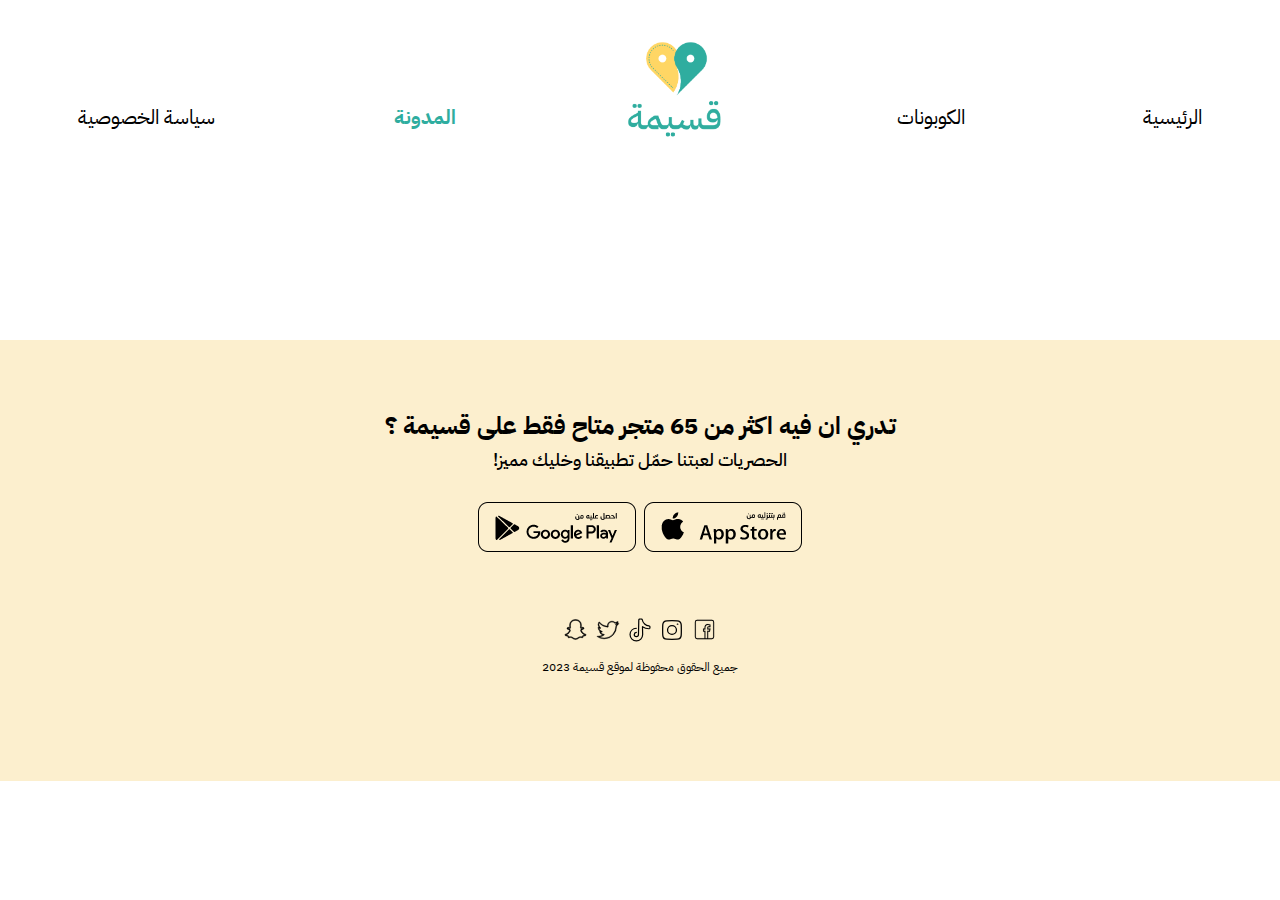
<file: blog.html>
<!DOCTYPE html>
<html lang="ar">

<head>
    <meta charset="UTF-8">
    <meta http-equiv="X-UA-Compatible" content="IE=edge">
    <meta name="viewport" content="width=device-width, initial-scale=1.0">
    <meta name="verify-admitad" content="90c5b6e7f4" />

    <title>المدونة</title>

    <meta name="description" content="المدونة" />

    <meta name="robots" content="follow, index, max-snippet:-1, max-video-preview:-1, max-image-preview:large" />

    <meta property="og:locale" content="ar_AR" />
    <meta property="og:type" content="article" />
    <meta property="og:title" content="المدونة" />
    <meta property="og:description" content="المدونة" />

    <meta property="og:url" content="/blog" />

    <meta property="og:site_name" content="قسيمة" />

    <meta property="article:section" content="القسم" />

    <meta property="og:image" content="./images/logo.png" />

    <meta property="og:image:width" content="1119" />
    <meta property="og:image:height" content="502" />
    <meta property="og:image:alt" content="المدونة" />

    <meta property="og:image:type" content="image/png" />


    <meta name="twitter:card" content="summary_large_image" />
    <meta name="twitter:image" content="./images/logo.png" />
    <meta name="twitter:title" content="المدونة" />
    <meta name="twitter:description" content="المدونة" />
    <meta name="twitter:site" content="@Qasimah_" />
    <meta name="twitter:creator" content="@Qasimah_" />

    <meta name="twitter:label1" content="Written by" />
    <meta name="twitter:data1" content="قسيمة " />

    <link rel="icon" href="./images/logo.png" type="image/x-icon" />

    <link rel="shortcut icon" href="./images/logo.png" />
    <!-- استدعاء Bootstrap CSS من CDN -->
    <link rel="stylesheet" href="https://stackpath.bootstrapcdn.com/bootstrap/4.5.2/css/bootstrap.min.css">
    <link rel="stylesheet" href="https://cdnjs.cloudflare.com/ajax/libs/animate.css/4.1.1/animate.min.css">
    <link href="https://unpkg.com/aos@2.3.1/dist/aos.css" rel="stylesheet">
    <link rel="stylesheet" href="./css/all.min.css">
    <!-- استدعاء ملف CSS الخاص بك -->
    <link rel="stylesheet" href="./css/blog_style.css">
</head>

<body>
    <div class="section_one">
        <div class="mobile-header ">
            <div class="container text-center">
                <div class="row justify-content-between">
                    <div class="logo  ">
                        <img class="mobile-logo " src="./images/logo.png" alt="logo">
                    </div>
                    <div class=" ">
                        <div id="mySidenav" class="sidenav ">
                            <div class="container  ">
                                <div class="row align-items-center  d-flex justify-content-between">
                                    <div class="col ">
                                        <div class="logo  ">
                                            <img class="mobile-logo " src="./images/logo.png" alt="logo">
                                        </div>
                                    </div>
                                    <div class="col update-col align-items-end">
                                        <a href="javascript:void(0)" class="closebtn" onclick="closeNav()">
                                            <img src="./images/Menu.png" alt="">
                                        </a>
                                    </div>
                                </div>
                            </div>
                            <ul class=" text-center ">
                                <li class="nav-item-mobile mt-5 mycustom text-center">
                                    <a class="nav-link" href="./index.html">الرئيسية</a>
                                </li>
                                <li class="nav-item-mobile  mt-5 text-center">
                                    <a class="nav-link" href="./copon.html">الكوبونات</a>
                                </li>
                                <li class="nav-item-mobile  mt-5 text-center">
                                    <a class="nav-link" href="./blog.html">المدونة</a>
                                </li>
                                <li class="nav-item-mobile  mt-5 text-center">
                                    <a class="nav-link" href="./privacy.html"> سياسة الخصوصية</a>
                                </li>
                            </ul>
                            <h6 class="mt-5">الحصريات لعبتنا حمّل تطبيقنا وخليك مميز !</h6>
                            <div class="container justify-content-end  mt-3 ">
                                <div class="row  anotdark ">
                                    <a class="ml-1" href="http://Onelink.to/qasimahapp">
                                        <img class="img-fluid section-two-img-one" src="./images/app-store.png" alt="">
                                        <img class="img-fluid section-two-img-two" src="./images/app-store-mobile.svg"
                                            alt="">
                                    </a>
                                    <a class="mr-1" href="http://Onelink.to/qasimahapp">
                                        <img class="img-fluid section-two-img-one" src="./images/google-play.png"
                                            alt="">
                                        <img class="img-fluid  section-two-img-two"
                                            src="./images/google-play-mobile.svg" alt="">
                                    </a>
                                </div>
                            </div>
                            <div class="container mt-3">
                                <ul class="d-flex text-center  align-items-center justify-content-center">
                                    <li class=" text-center">
                                        <a class="m-2" href="#">
                                            <img src="./images/fb.svg" alt="">
                                        </a>
                                    </li>
                                    <li class="   text-center">
                                        <a class="m-2"
                                            href="https://www.instagram.com/qasimahapp/?igshid=YmMyMTA2M2Y%3D">
                                            <img src="./images/insta.svg" alt="">
                                        </a>
                                    </li>
                                    <li class=" text-center">
                                        <a class="m-2" href="https://www.tiktok.com/@qasimahapp">
                                            <img src="./images/tiktok.svg" alt="">
                                        </a>
                                    </li>
                                    <li class=" text-center">
                                        <a class="m-2" href="https://x.com/Qasimah_">
                                            <img src="./images/twitter.svg" alt="">
                                        </a>
                                    </li>
                                    <li class="  text-center">
                                        <a class="m-2"
                                            href="https://www.snapchat.com/add/qasimahapp?share_id=xgG0GoeDQgOxT8erv%2FAFBg&locale=en_SA%40calendar%3Dgregorian&sid=88517f76c8344236ad66dda0daeec135">
                                            <img src="./images/snapchat.svg" alt="">
                                        </a>
                                    </li>
                                </ul>
                            </div>
                        </div>
                        <div id="main">
                            <span style="font-size:30px;cursor:pointer" onclick="openNav()">&#9776;</span>
                        </div>
                    </div>
                </div>
            </div>
        </div>
        <header class="header">
            <nav class="container navbar navbar-expand-lg  sticky">
                <a class="navbar-brand " href="#">
                    <img src="./images/logo.png" alt="Logo" class="logo">
                </a>
                <button class="navbar-toggler ml-2" type="button" data-toggle="collapse" data-target="#navbarNav"
                    aria-controls="navbarNav" aria-expanded="false" aria-label="Toggle navigation">
                    <span>
                        <i class="fa-solid fa-bars"></i>
                    </span>
                </button>
                <div class="collapse navbar-collapse" id="navbarNav">
                    <ul class="navbar-nav  ">
                        <li class="nav-item ">
                            <a class="nav-link" href="./index.html">الرئيسية</a>
                        </li>
                        <li class="nav-item">
                            <a class="nav-link" href="./copon.html">الكوبونات</a>
                        </li>
                        <li>
                            <a class="" href="./index.html">
                                <img src="./images/logo.png" alt="Logo" class="logo navbar-brand2">
                            </a>
                        </li>
                        <li class="nav-item custom">
                            <a class="nav-link" href="./blog.html">المدونة</a>
                        </li>
                        <li class="nav-item">
                            <a class="nav-link" href="./privacy.html"> سياسة الخصوصية</a>
                        </li>
                    </ul>
                </div>
            </nav>
        </header>
    </div>

    <div class="blog ">
        <div class="container ">
            <div class="row align-items-center " id="category-container">
            </div>
        </div>
    </div>

    <div class="blog ">
        <div class="container ">
            <div class="row align-items-center ">

            </div>
        </div>
    </div>
    <footer class="text-center">
        <div class="container">
            <h4>تدري ان فيه اكثر من 65 متجر متاح فقط على قسيمة ؟</h4>
            <h6>الحصريات لعبتنا حمّل تطبيقنا وخليك مميز!</h6>
            <div class="row justify-content-center">
                <a class="ml-1" href="">
                    <img class="img-fluid section-two-img-one" src="./images/app-store.png" alt="">
                    <img class="img-fluid section-two-img-two" src="./images/app-store-mobile.svg" alt="">
                </a>
                <a class="mr-1" href="">
                    <img class="img-fluid section-two-img-one" src="./images/google-play.png" alt="">
                    <img class="img-fluid  section-two-img-two" src="./images/google-play-mobile.svg" alt="">
                </a>
            </div>
            <ul class="d-flex text-center  align-items-center justify-content-center">
                <li class=" text-center">
                    <a class="m-1" href="#">
                        <img src="./images/fb.svg" alt="">
                    </a>
                </li>
                <li class="   text-center">
                    <a class="m-1" href="https://www.instagram.com/qasimahapp/?igshid=YmMyMTA2M2Y%3D">
                        <img src="./images/insta.svg" alt="">
                    </a>
                </li>
                <li class=" text-center">
                    <a class="m-1" href="https://www.tiktok.com/@qasimahapp">
                        <img src="./images/tiktok.svg" alt="">
                    </a>
                </li>
                <li class=" text-center">
                    <a class="m-1" href="https://x.com/Qasimah_">
                        <img src="./images/twitter.svg" alt="">
                    </a>
                </li>
                <li class="  text-center">
                    <a class="m-1"
                        href="https://www.snapchat.com/add/qasimahapp?share_id=xgG0GoeDQgOxT8erv%2FAFBg&locale=en_SA%40calendar%3Dgregorian&sid=88517f76c8344236ad66dda0daeec135">
                        <img src="./images/snapchat.svg" alt="">
                    </a>
                </li>
            </ul>
            <p>جميع الحقوق محفوظة لموقع قسيمة 2023</p>
        </div>
    </footer>
    <!-- استدعاء jQuery من CDN-->
    <script src="https://code.jquery.com/jquery-3.5.1.min.js"></script>
    <!-- استدعاء Popper.js من CDN -->
    <script src="https://cdn.jsdelivr.net/npm/@popperjs/core@2.5.3/dist/umd/popper.min.js"></script>
    <!-- استدعاء Bootstrap JS من CDN -->
    <script src="https://stackpath.bootstrapcdn.com/bootstrap/4.5.2/js/bootstrap.min.js"></script>
    <script src="https://unpkg.com/aos@2.3.1/dist/aos.js"></script>
    <script src="./js/blog.js"></script>
</body>

</html>
</file>
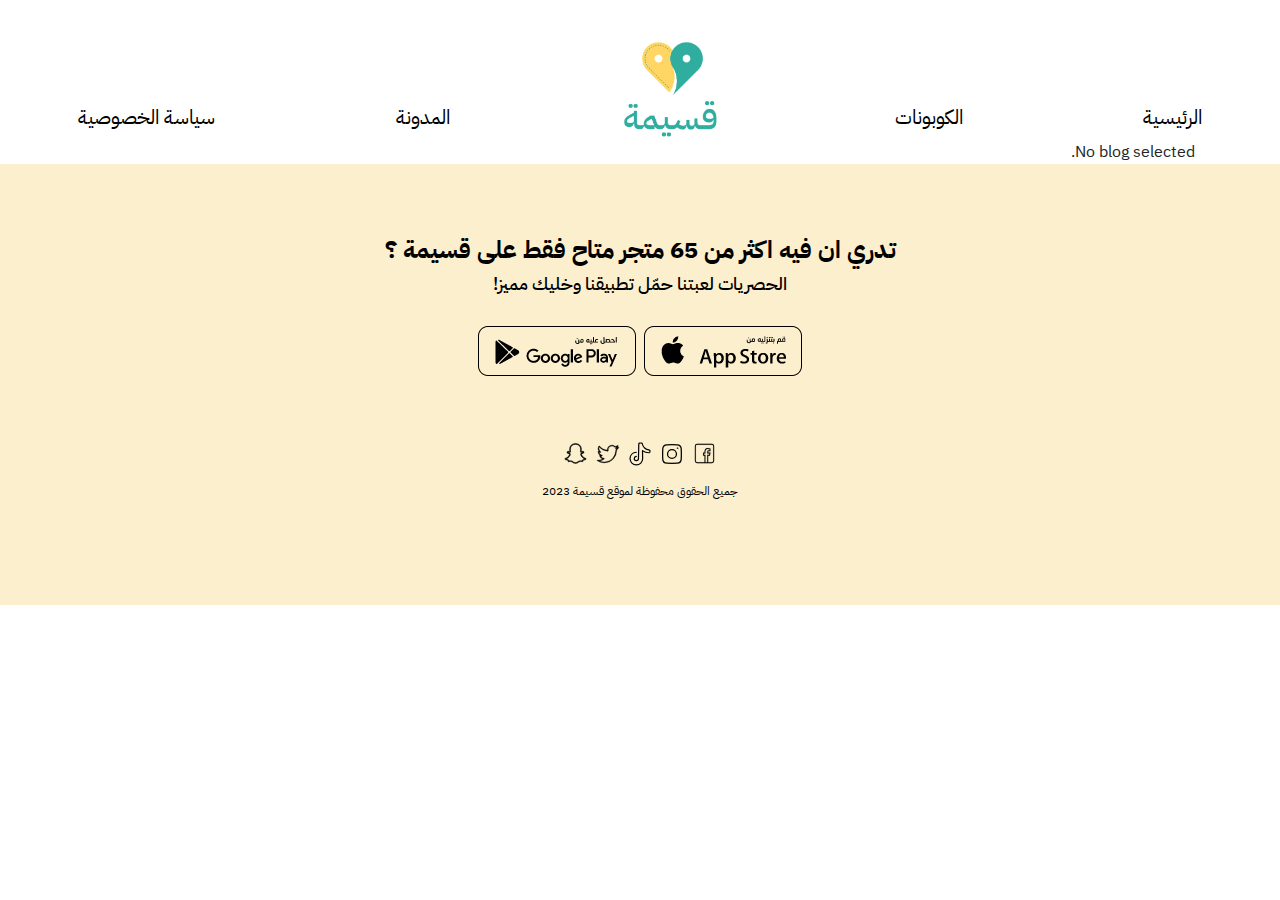
<file: blog_details.html>
<!DOCTYPE html>
<html lang="ar">

<head>
    <meta charset="UTF-8">
    <meta http-equiv="X-UA-Compatible" content="IE=edge">
    <meta name="viewport" content="width=device-width, initial-scale=1.0">
    <meta name="verify-admitad" content="90c5b6e7f4" />

    <title>أفضل موقع كوبونات: عروض وخصومات فعالة!</title>

    <meta name="description"
        content="يُمكنك الآن الاستفادة من العروض والخصومات الفعالة التي نوفرها لك في قسيمة الذي يُعد أفضل موقع كوبونات في المملكة العربية السعودية، تابع المقال للتفاصيل!" />

    <meta name="robots" content="follow, index, max-snippet:-1, max-video-preview:-1, max-image-preview:large" />

    <meta property="og:locale" content="ar_AR" />
    <meta property="og:type" content="article" />
    <meta property="og:title" content="أفضل موقع كوبونات: عروض وخصومات فعالة!" />
    <meta property="og:description"
        content="يُمكنك الآن الاستفادة من العروض والخصومات الفعالة التي نوفرها لك في قسيمة الذي يُعد أفضل موقع كوبونات في المملكة العربية السعودية، تابع المقال للتفاصيل!" />

    <meta property="og:url" content="/blog/10" />

    <meta property="og:site_name" content="قسيمة" />

    <meta property="article:section" content="القسم" />

    <meta property="og:image" content="./images/logo.png" />

    <meta property="og:image:width" content="1119" />
    <meta property="og:image:height" content="502" />
    <meta property="og:image:alt" content="أفضل موقع كوبونات: عروض وخصومات فعالة!" />

    <meta property="og:image:type" content="image/png" />


    <meta name="twitter:card" content="summary_large_image" />
    <meta name="twitter:image" content="./images/logo.png" />
    <meta name="twitter:title" content="أفضل موقع كوبونات: عروض وخصومات فعالة!" />
    <meta name="twitter:description"
        content="يُمكنك الآن الاستفادة من العروض والخصومات الفعالة التي نوفرها لك في قسيمة الذي يُعد أفضل موقع كوبونات في المملكة العربية السعودية، تابع المقال للتفاصيل!" />
    <meta name="twitter:site" content="@Qasimah_" />
    <meta name="twitter:creator" content="@Qasimah_" />

    <meta name="twitter:label1" content="Written by" />
    <meta name="twitter:data1" content="قسيمة " />

    <link rel="icon" href="./images/logo.png" type="image/x-icon" />

    <link rel="shortcut icon" href="./images/logo.png" />
    <!-- استدعاء Bootstrap CSS من CDN -->
    <link rel="stylesheet" href="https://stackpath.bootstrapcdn.com/bootstrap/4.5.2/css/bootstrap.min.css">
    <link rel="stylesheet" href="https://cdnjs.cloudflare.com/ajax/libs/OwlCarousel2/2.3.4/assets/owl.carousel.min.css">
    <link rel="stylesheet"
        href="https://cdnjs.cloudflare.com/ajax/libs/OwlCarousel2/2.3.4/assets/owl.theme.default.min.css">
    <link rel="stylesheet" href="https://stackpath.bootstrapcdn.com/bootstrap/4.5.2/css/bootstrap.min.css">
    <link rel="stylesheet" href="https://cdnjs.cloudflare.com/ajax/libs/animate.css/4.1.1/animate.min.css">
    <link href="https://unpkg.com/aos@2.3.1/dist/aos.css" rel="stylesheet">
    <link rel="stylesheet" href="./css/all.min.css">
    <!-- استدعاء ملف CSS الخاص بك -->
    <link rel="stylesheet" href="./css/copon_style.css">
</head>

<body>
    <div class="section_one">
        <div class="mobile-header ">
            <div class="container text-center">
                <div class="row justify-content-between">
                    <div class="logo  ">
                        <img class="mobile-logo " src="./images/logo.png" alt="logo">
                    </div>
                    <div class=" ">
                        <div id="mySidenav" class="sidenav ">
                            <div class="container  ">
                                <div class="row align-items-center  d-flex justify-content-between">
                                    <div class="col ">
                                        <div class="logo  ">
                                            <img class="mobile-logo " src="./images/logo.png" alt="logo">
                                        </div>
                                    </div>
                                    <div class="col update-col align-items-end">
                                        <a href="javascript:void(0)" class="closebtn" onclick="closeNav()">
                                            <img src="./images/Menu.png" alt="">
                                        </a>
                                    </div>
                                </div>
                            </div>
                            <ul class=" text-center ">
                                <li class="nav-item-mobile mt-5 mycustom text-center">
                                    <a class="nav-link" href="./index.html">الرئيسية</a>
                                </li>
                                <li class="nav-item-mobile  mt-5 text-center">
                                    <a class="nav-link" href="./copon.html">الكوبونات</a>
                                </li>
                                <li class="nav-item-mobile  mt-5 text-center">
                                    <a class="nav-link" href="./blog.html">المدونة</a>
                                </li>
                                <li class="nav-item-mobile  mt-5 text-center">
                                    <a class="nav-link" href="./privacy.html"> سياسة الخصوصية</a>
                                </li>
                            </ul>
                            <h6 class="mt-5">الحصريات لعبتنا حمّل تطبيقنا وخليك مميز !</h6>
                            <div class="container justify-content-end  mt-3 ">
                                <div class="row  anotdark ">
                                    <a class="ml-1" href="http://Onelink.to/qasimahapp">
                                        <img class="img-fluid section-two-img-one" src="./images/app-store.png" alt="">
                                        <img class="img-fluid section-two-img-two" src="./images/app-store-mobile.svg"
                                            alt="">
                                    </a>
                                    <a class="mr-1" href="http://Onelink.to/qasimahapp">
                                        <img class="img-fluid section-two-img-one" src="./images/google-play.png"
                                            alt="">
                                        <img class="img-fluid  section-two-img-two"
                                            src="./images/google-play-mobile.svg" alt="">
                                    </a>
                                </div>
                            </div>
                            <div class="container mt-3">
                                <ul class="d-flex text-center  align-items-center justify-content-center">
                                    <li class=" text-center">
                                        <a class="m-2" href="#">
                                            <img src="./images/fb.svg" alt="">
                                        </a>
                                    </li>
                                    <li class="   text-center">
                                        <a class="m-2"
                                            href="https://www.instagram.com/qasimahapp/?igshid=YmMyMTA2M2Y%3D">
                                            <img src="./images/insta.svg" alt="">
                                        </a>
                                    </li>
                                    <li class=" text-center">
                                        <a class="m-2" href="https://www.tiktok.com/@qasimahapp">
                                            <img src="./images/tiktok.svg" alt="">
                                        </a>
                                    </li>
                                    <li class=" text-center">
                                        <a class="m-2" href="https://x.com/Qasimah_">
                                            <img src="./images/twitter.svg" alt="">
                                        </a>
                                    </li>
                                    <li class="  text-center">
                                        <a class="m-2"
                                            href="https://www.snapchat.com/add/qasimahapp?share_id=xgG0GoeDQgOxT8erv%2FAFBg&locale=en_SA%40calendar%3Dgregorian&sid=88517f76c8344236ad66dda0daeec135">
                                            <img src="./images/snapchat.svg" alt="">
                                        </a>
                                    </li>
                                </ul>
                            </div>
                        </div>
                        <div id="main">
                            <span style="font-size:30px;cursor:pointer" onclick="openNav()">&#9776;</span>
                        </div>
                    </div>
                </div>
            </div>
        </div>
        <header class="header">
            <nav class="container navbar navbar-expand-lg  sticky">
                <a class="navbar-brand " href="#">
                    <img src="./images/logo.png" alt="Logo" class="logo">
                </a>
                <button class="navbar-toggler ml-2" type="button" data-toggle="collapse" data-target="#navbarNav"
                    aria-controls="navbarNav" aria-expanded="false" aria-label="Toggle navigation">
                    <span>
                        <i class="fa-solid fa-bars"></i>
                    </span>
                </button>
                <div class="collapse navbar-collapse" id="navbarNav">
                    <ul class="navbar-nav  ">
                        <li class="nav-item ">
                            <a class="nav-link" href="./index.html">الرئيسية</a>
                        </li>
                        <li class="nav-item">
                            <a class="nav-link" href="./copon.html">الكوبونات</a>
                        </li>
                        <li>
                            <a class="" href="./index.html">
                                <img src="./images/logo.png" alt="Logo" class="logo navbar-brand2">
                            </a>
                        </li>
                        <li class="nav-item">
                            <a class="nav-link" href="./blog.html">المدونة</a>
                        </li>
                        <li class="nav-item">
                            <a class="nav-link" href="./privacy.html"> سياسة الخصوصية</a>
                        </li>
                    </ul>
                </div>
            </nav>
        </header>
    </div>
    <div class="container">
        <div id="blog-details">
            <!-- سيتم عرض تفاصيل المدونة هنا -->
        </div>
    </div>


    <footer class="text-center">
        <div class="container">
            <h4>تدري ان فيه اكثر من 65 متجر متاح فقط على قسيمة ؟</h4>
            <h6>الحصريات لعبتنا حمّل تطبيقنا وخليك مميز!</h6>
            <div class="row justify-content-center">
                <a class="ml-1" href="">
                    <img class="img-fluid section-two-img-one" src="./images/app-store.png" alt="">
                    <img class="img-fluid section-two-img-two" src="./images/app-store-mobile.svg" alt="">
                </a>
                <a class="mr-1" href="">
                    <img class="img-fluid section-two-img-one" src="./images/google-play.png" alt="">
                    <img class="img-fluid  section-two-img-two" src="./images/google-play-mobile.svg" alt="">
                </a>
            </div>
            <ul class="d-flex text-center  align-items-center justify-content-center">
                <li class=" text-center">
                    <a class="m-1" href="#">
                        <img src="./images/fb.svg" alt="">
                    </a>
                </li>
                <li class="   text-center">
                    <a class="m-1" href="https://www.instagram.com/qasimahapp/?igshid=YmMyMTA2M2Y%3D">
                        <img src="./images/insta.svg" alt="">
                    </a>
                </li>
                <li class=" text-center">
                    <a class="m-1" href="https://www.tiktok.com/@qasimahapp">
                        <img src="./images/tiktok.svg" alt="">
                    </a>
                </li>
                <li class=" text-center">
                    <a class="m-1" href="https://x.com/Qasimah_">
                        <img src="./images/twitter.svg" alt="">
                    </a>
                </li>
                <li class="  text-center">
                    <a class="m-1"
                        href="https://www.snapchat.com/add/qasimahapp?share_id=xgG0GoeDQgOxT8erv%2FAFBg&locale=en_SA%40calendar%3Dgregorian&sid=88517f76c8344236ad66dda0daeec135">
                        <img src="./images/snapchat.svg" alt="">
                    </a>
                </li>
            </ul>
            <p>جميع الحقوق محفوظة لموقع قسيمة 2023</p>
        </div>
    </footer>
    <!-- استدعاء jQuery من CDN-->
    <script src="https://code.jquery.com/jquery-3.5.1.min.js"></script>
    <!-- استدعاء Popper.js من CDN -->
    <script src="https://cdn.jsdelivr.net/npm/@popperjs/core@2.5.3/dist/umd/popper.min.js"></script>
    <!-- استدعاء Bootstrap JS من CDN -->
    <script src="https://stackpath.bootstrapcdn.com/bootstrap/4.5.2/js/bootstrap.min.js"></script>
    <script src="https://unpkg.com/aos@2.3.1/dist/aos.js"></script>
    <script src="./js/main.js"></script>
    <script>

        // استرجاع الـ id من localStorage
        const blogId = localStorage.getItem('selectedBlogId');

        // async function fetchBlogDetails(id) {
        //     try {
        //         const response = await fetch(`https://qasimahapp.com/api/blog/${id}`);
        //         if (!response.ok) {
        //             throw new Error("Network response was not ok " + response.statusText);
        //         }
        //         // قراءة النص بدلاً من JSON مباشرة
        //         const text = await response.text();

        //         // محاولة تحويل النص إلى JSON
        //         try {
        //             const data = JSON.parse(text);
        //             if (data && data.data) {
        //                 displayBlogDetails(data.data);
        //             } else {
        //                 console.error("No data found in response");
        //             }
        //         } catch (jsonError) {
        //             // إذا فشل التحويل إلى JSON، اعرض النص كما هو
        //             document.getElementById('blog-details').innerText = "Received non-JSON response.";
        //             console.error("Error parsing JSON:", jsonError);
        //         }
        //     } catch (error) {
        //         console.error("Error fetching blog details:", error);
        //         document.getElementById('blog-details').innerText = "Error loading blog details.";
        //     }
        // }
        async function fetchBlogDetails(id) {
            try {
                // إنشاء URL مع المعلمة all_langs في params
                const url = new URL(`https://qasimahapp.com/api/blog/${id}`);
                url.searchParams.append("all_langs", "ar"); // إضافة المعلمة all_langs بالقيمة ar

                const response = await fetch(url, {
                    headers: {
                        "Accept-Language": "ar", // هنا يمكنك تحديد اللغة
                    },
                });

                if (!response.ok) {
                    throw new Error("Network response was not ok " + response.statusText);
                }

                // قراءة النص بدلاً من JSON مباشرة
                const text = await response.text();

                // محاولة تحويل النص إلى JSON
                try {
                    const data = JSON.parse(text);
                    if (data && data.data) {
                        displayBlogDetails(data.data);
                    } else {
                        console.error("No data found in response");
                    }
                } catch (jsonError) {
                    // إذا فشل التحويل إلى JSON، اعرض النص كما هو
                    document.getElementById('blog-details').innerText = "Received non-JSON response.";
                    console.error("Error parsing JSON:", jsonError);
                }
            } catch (error) {
                console.error("Error fetching blog details:", error);
                document.getElementById('blog-details').innerText = "Error loading blog details.";
            }
        }

        function displayBlogDetails(blog) {
            const blogDetailsElement = document.getElementById("blog-details");
            if (blogDetailsElement) {
                blogDetailsElement.innerHTML = `
                    <h5 class="m-5 text-center">${blog.title_ar}</h5>
                    <img src="${blog.image}" class="img-fluid" alt="${blog.title}" />
                    <p>${blog.notes_ar}</p>
                `;
            } else {
                console.error('Element with id "blog-details" not found');
            }
        }

        // تأكد من وجود id قبل محاولة جلب البيانات
        if (blogId) {
            fetchBlogDetails(blogId);
        } else {
            console.error('No blog ID found in storage');
            document.getElementById('blog-details').innerText = "No blog selected.";
        }
    </script>
</body>

</html>
</file>
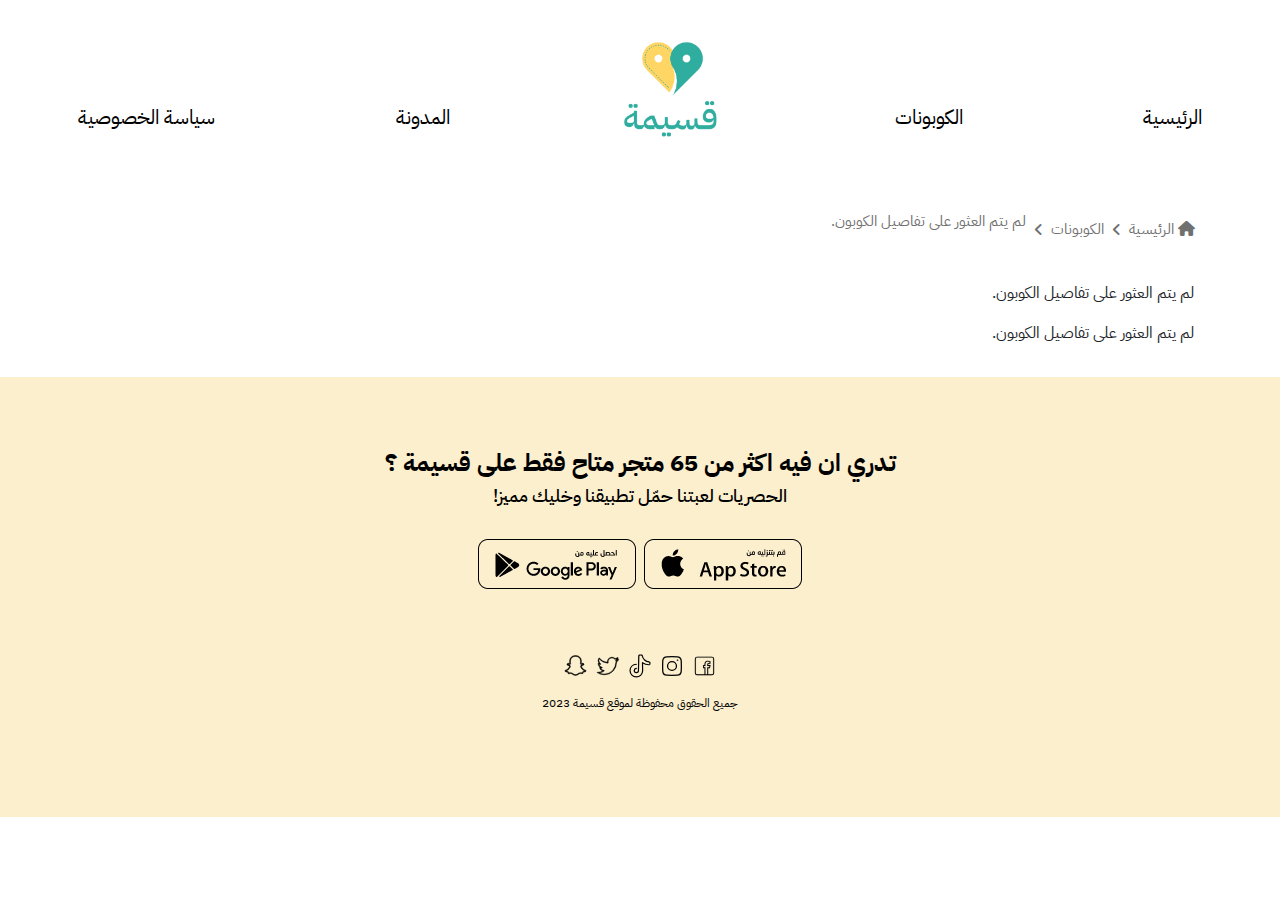
<file: coupon-details.html>
<!DOCTYPE html>
<html lang="ar">

<head>
    <meta charset="UTF-8">
    <meta http-equiv="X-UA-Compatible" content="IE=edge">
    <meta name="viewport" content="width=device-width, initial-scale=1.0">
    <meta name="verify-admitad" content="90c5b6e7f4" />

    <title>استمتع بأقوى كود خصم اسوس من قسيمة</title>

    <meta name="description"
        content="احصل على أحدث كود خصم اسوس الآن عند تثبيتك لتطبيق قسيمة على جوالك، واستمتع بشراء كل ما تُفضله من منتجات المتجر الأصلية والمميزة بتخفيضات وخصومات فعالة!" />

    <meta name="robots" content="follow, index, max-snippet:-1, max-video-preview:-1, max-image-preview:large" />

    <meta property="og:locale" content="ar_AR" />
    <meta property="og:type" content="article" />
    <meta property="og:title" content="استمتع بأقوى كود خصم اسوس من قسيمة" />
    <meta property="og:description"
        content="احصل على أحدث كود خصم اسوس الآن عند تثبيتك لتطبيق قسيمة على جوالك، واستمتع بشراء كل ما تُفضله من منتجات المتجر الأصلية والمميزة بتخفيضات وخصومات فعالة!" />

    <meta property="og:url" content="/brands/221--asos" />

    <meta property="og:site_name" content="قسيمة" />

    <meta property="article:section" content="القسم" />

    <meta property="og:image" content="https://qasimahapp.com/images/items/IMG185.png" />

    <meta property="og:image:width" content="1119" />
    <meta property="og:image:height" content="502" />
    <meta property="og:image:alt" content="استمتع بأقوى كود خصم اسوس من قسيمة" />

    <meta property="og:image:type" content="image/png" />


    <meta name="twitter:card" content="summary_large_image" />
    <meta name="twitter:image" content="https://qasimahapp.com/images/items/IMG185.png" />
    <meta name="twitter:title" content="استمتع بأقوى كود خصم اسوس من قسيمة" />
    <meta name="twitter:description"
        content="احصل على أحدث كود خصم اسوس الآن عند تثبيتك لتطبيق قسيمة على جوالك، واستمتع بشراء كل ما تُفضله من منتجات المتجر الأصلية والمميزة بتخفيضات وخصومات فعالة!" />
    <meta name="twitter:site" content="@Qasimah_" />
    <meta name="twitter:creator" content="@Qasimah_" />

    <meta name="twitter:label1" content="Written by" />
    <meta name="twitter:data1" content="قسيمة " />



    <link rel="icon" href="./images/logo.png" type="image/x-icon" />

    <link rel="shortcut icon" href="./images/logo.png" />
    <!-- Bootstrap CSS -->
    <link rel="stylesheet" href="https://stackpath.bootstrapcdn.com/bootstrap/4.5.2/css/bootstrap.min.css">
    <link rel="stylesheet" href="https://cdnjs.cloudflare.com/ajax/libs/animate.css/4.1.1/animate.min.css">
    <link href="https://unpkg.com/aos@2.3.1/dist/aos.css" rel="stylesheet">
    <link rel="stylesheet" href="./css/all.min.css">
    <link rel="stylesheet" href="./css/coupon-details.css">
    <!-- <script src="https://cdn.jsdelivr.net/npm/html2canvas@1.4.1/dist/html2canvas.min.js"></script> -->
</head>

<body>
    <!-- Navigation and Header -->
    <div class="section_one">
        <div class="mobile-header ">
            <div class="container text-center">
                <div class="row justify-content-between">
                    <div class="logo  ">
                        <img class="mobile-logo " src="./images/logo.png" alt="logo">
                    </div>
                    <div class=" ">
                        <div id="mySidenav" class="sidenav ">
                            <div class="container  ">
                                <div class="row align-items-center  d-flex justify-content-between">
                                    <div class="col ">
                                        <div class="logo  ">
                                            <img class="mobile-logo " src="./images/logo.png" alt="logo">
                                        </div>
                                    </div>
                                    <div class="col update-col align-items-end">
                                        <a href="javascript:void(0)" class="closebtn" onclick="closeNav()">
                                            <img src="./images/Menu.png" alt="">
                                        </a>
                                    </div>
                                </div>
                            </div>
                            <ul class=" text-center ">
                                <li class="nav-item-mobile mt-5 mycustom text-center">
                                    <a class="nav-link" href="./index.html">الرئيسية</a>
                                </li>
                                <li class="nav-item-mobile  mt-5 text-center">
                                    <a class="nav-link" href="./copon.html">الكوبونات</a>
                                </li>
                                <li class="nav-item-mobile  mt-5 text-center">
                                    <a class="nav-link" href="./blog.html">المدونة</a>
                                </li>
                                <li class="nav-item-mobile  mt-5 text-center">
                                    <a class="nav-link" href="./privacy.html"> سياسة الخصوصية</a>
                                </li>
                            </ul>
                            <h6 class="mt-5">الحصريات لعبتنا حمّل تطبيقنا وخليك مميز !</h6>
                            <div class="container justify-content-end  mt-3 ">
                                <div class="row  anotdark ">
                                    <a class="ml-1" href="http://Onelink.to/qasimahapp">
                                        <img class="img-fluid section-two-img-one" src="./images/app-store.png" alt="">
                                        <img class="img-fluid section-two-img-two" src="./images/app-store-mobile.svg"
                                            alt="">
                                    </a>
                                    <a class="mr-1" href="http://Onelink.to/qasimahapp">
                                        <img class="img-fluid section-two-img-one" src="./images/google-play.png"
                                            alt="">
                                        <img class="img-fluid  section-two-img-two"
                                            src="./images/google-play-mobile.svg" alt="">
                                    </a>
                                </div>
                            </div>
                            <div class="container mt-3">
                                <ul class="d-flex text-center  align-items-center justify-content-center">
                                    <li class=" text-center">
                                        <a class="m-2" href="#">
                                            <img src="./images/fb.svg" alt="">
                                        </a>
                                    </li>
                                    <li class="   text-center">
                                        <a class="m-2"
                                            href="https://www.instagram.com/qasimahapp/?igshid=YmMyMTA2M2Y%3D">
                                            <img src="./images/insta.svg" alt="">
                                        </a>
                                    </li>
                                    <li class=" text-center">
                                        <a class="m-2" href="https://www.tiktok.com/@qasimahapp">
                                            <img src="./images/tiktok.svg" alt="">
                                        </a>
                                    </li>
                                    <li class=" text-center">
                                        <a class="m-2" href="https://x.com/Qasimah_">
                                            <img src="./images/twitter.svg" alt="">
                                        </a>
                                    </li>
                                    <li class="  text-center">
                                        <a class="m-2"
                                            href="https://www.snapchat.com/add/qasimahapp?share_id=xgG0GoeDQgOxT8erv%2FAFBg&locale=en_SA%40calendar%3Dgregorian&sid=88517f76c8344236ad66dda0daeec135">
                                            <img src="./images/snapchat.svg" alt="">
                                        </a>
                                    </li>
                                </ul>
                            </div>
                        </div>
                        <div id="main">
                            <span style="font-size:30px;cursor:pointer" onclick="openNav()">&#9776;</span>
                        </div>
                    </div>
                </div>
            </div>
        </div>
        <header class="header">
            <nav class="container navbar navbar-expand-lg  sticky">
                <a class="navbar-brand " href="#">
                    <img src="./images/logo.png" alt="Logo" class="logo">
                </a>
                <button class="navbar-toggler ml-2" type="button" data-toggle="collapse" data-target="#navbarNav"
                    aria-controls="navbarNav" aria-expanded="false" aria-label="Toggle navigation">
                    <span>
                        <i class="fa-solid fa-bars"></i>
                    </span>
                </button>
                <div class="collapse navbar-collapse" id="navbarNav">
                    <ul class="navbar-nav  ">
                        <li class="nav-item ">
                            <a class="nav-link" href="./index.html">الرئيسية</a>
                        </li>
                        <li class="nav-item">
                            <a class="nav-link" href="./copon.html">الكوبونات</a>
                        </li>
                        <li>
                            <a class="" href="./index.html">
                                <img src="./images/logo.png" alt="Logo" class="logo navbar-brand2">
                            </a>
                        </li>
                        <li class="nav-item">
                            <a class="nav-link" href="./blog.html">المدونة</a>
                        </li>
                        <li class="nav-item">
                            <a class="nav-link" href="./privacy.html"> سياسة الخصوصية</a>
                        </li>
                    </ul>
                </div>
            </nav>
        </header>

        <!-- Breadcrumb Navigation -->
        <div class="container d-flex semi_nav">
            <ul class="d-flex align-content-center align-items-center">
                <li><a href="./index.html"><i class="fa-solid fa-house"></i> الرئيسية</a></li>
                <li> <i class="fa-solid fa-angle-left m-2"></i></li>
                <li><a href="./copon.html">الكوبونات</a></li>
                <li> <i class="fa-solid fa-angle-left m-2"></i></li>
                <li><a href="#" id="coupontitle"></a></li>
            </ul>
        </div>

        <!-- Coupon Details -->
        <div class="container p-16">
            <div id="coupon-details" class="coupon-details"></div>
            <div id="coupon-detail" class="coupon-detail"></div>
            <div id="coupon-capture" class="coupon-capture"></div>
            <div id="editor-section" class="editor-section"></div>

        </div>




        <!-- Footer -->
        <footer class="text-center">
            <div class="container">
                <h4>تدري ان فيه اكثر من 65 متجر متاح فقط على قسيمة ؟</h4>
                <h6>الحصريات لعبتنا حمّل تطبيقنا وخليك مميز!</h6>
                <div class="row justify-content-center">
                    <a class="ml-1" href="http://Onelink.to/qasimahapp">
                        <img class="img-fluid section-two-img-one" src="./images/app-store.png" alt="">
                        <img class="img-fluid section-two-img-two" src="./images/app-store-mobile.svg" alt="">
                    </a>
                    <a class="mr-1" href="http://Onelink.to/qasimahapp">
                        <img class="img-fluid section-two-img-one" src="./images/google-play.png" alt="">
                        <img class="img-fluid  section-two-img-two" src="./images/google-play-mobile.svg" alt="">
                    </a>
                </div>
                <ul class="d-flex text-center  align-items-center justify-content-center">
                    <li class=" text-center">
                        <a class="m-1" href="#">
                            <img src="./images/fb.svg" alt="">
                        </a>
                    </li>
                    <li class="   text-center">
                        <a class="m-1" href="https://www.instagram.com/qasimahapp/?igshid=YmMyMTA2M2Y%3D">
                            <img src="./images/insta.svg" alt="">
                        </a>
                    </li>
                    <li class=" text-center">
                        <a class="m-1" href="https://www.tiktok.com/@qasimahapp">
                            <img src="./images/tiktok.svg" alt="">
                        </a>
                    </li>
                    <li class=" text-center">
                        <a class="m-1" href="https://x.com/Qasimah_">
                            <img src="./images/twitter.svg" alt="">
                        </a>
                    </li>
                    <li class="  text-center">
                        <a class="m-1"
                            href="https://www.snapchat.com/add/qasimahapp?share_id=xgG0GoeDQgOxT8erv%2FAFBg&locale=en_SA%40calendar%3Dgregorian&sid=88517f76c8344236ad66dda0daeec135">
                            <img src="./images/snapchat.svg" alt="">
                        </a>
                    </li>
                </ul>
                <p>جميع الحقوق محفوظة لموقع قسيمة 2023</p>
            </div>
        </footer>

        <!-- Scripts -->
        <script src="https://code.jquery.com/jquery-3.5.1.min.js"></script>
        <script src="https://cdn.jsdelivr.net/npm/@popperjs/core@2.9.1/dist/umd/popper.min.js"></script>
        <script src="https://stackpath.bootstrapcdn.com/bootstrap/4.5.2/js/bootstrap.min.js"></script>
        <script src="https://unpkg.com/aos@2.3.1/dist/aos.js"></script>
        <script src="./js/coupon-details.js"></script>
</body>

</html>
</file>
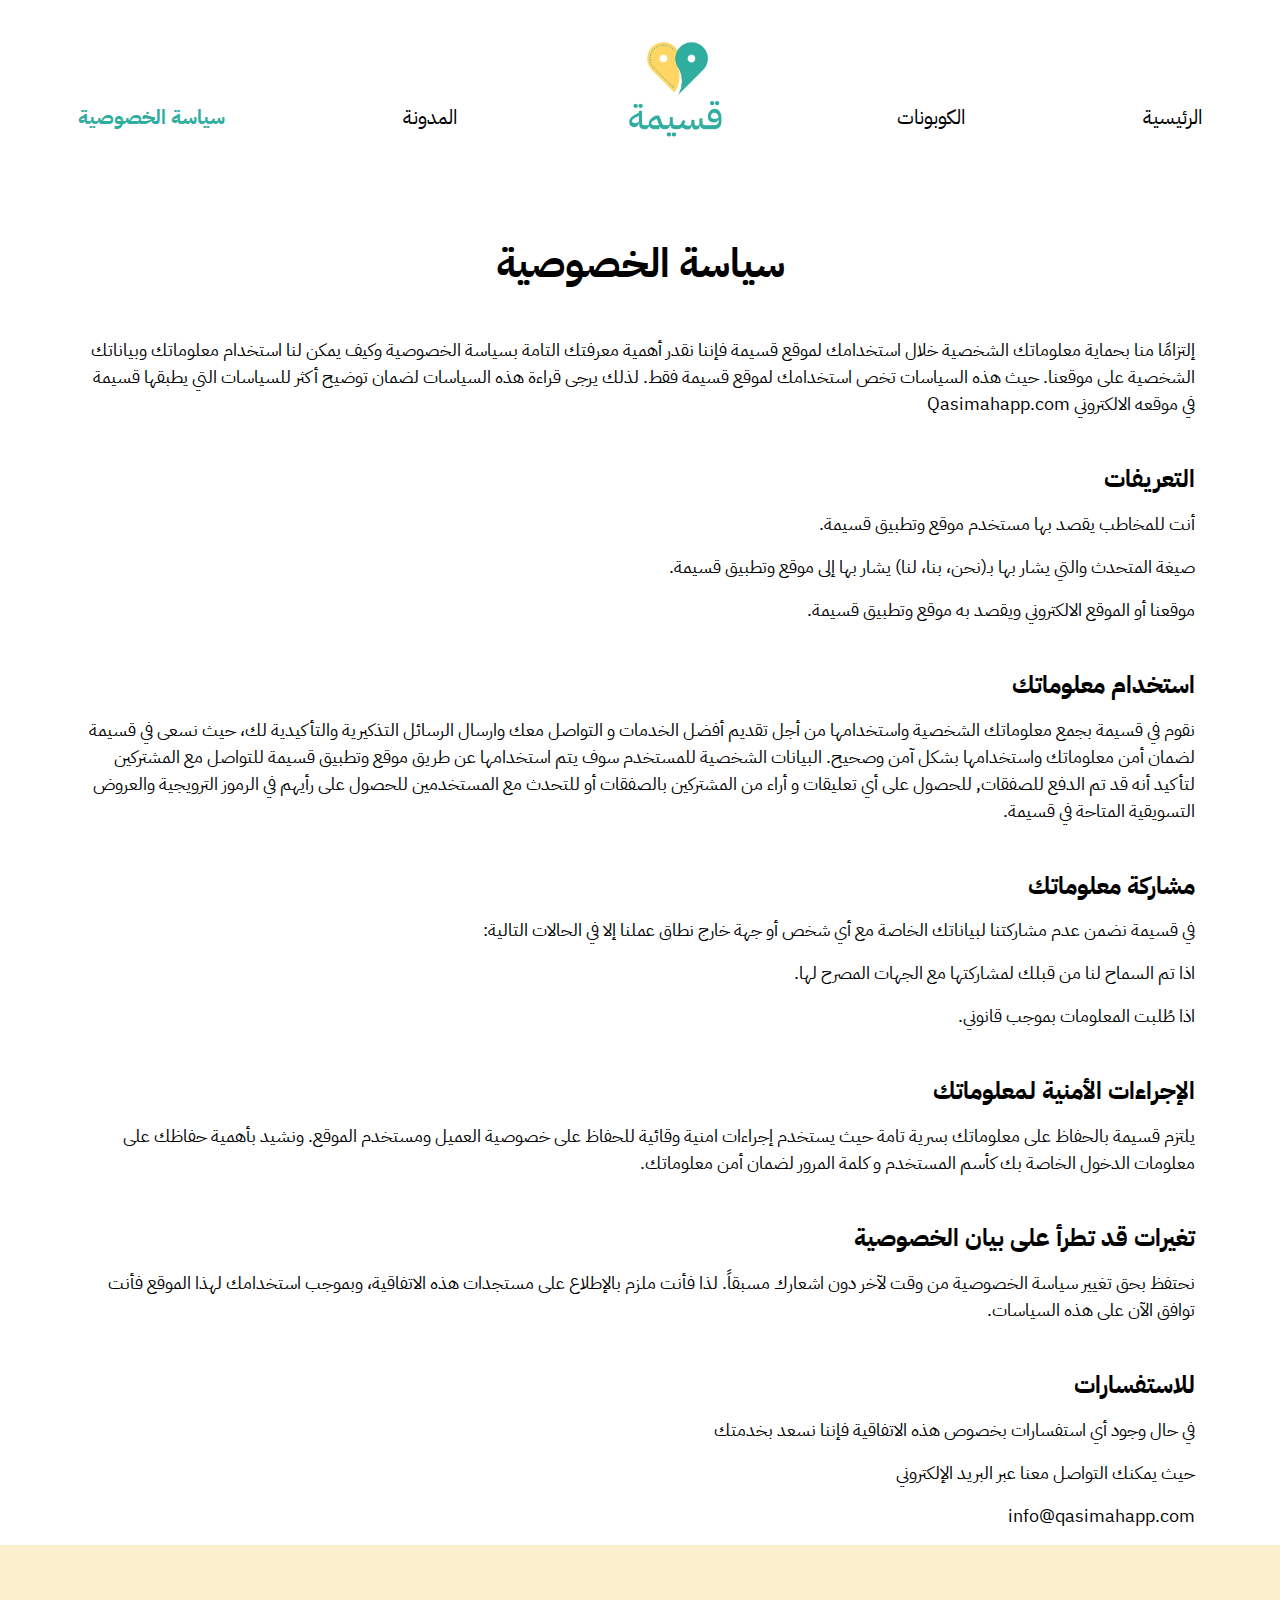
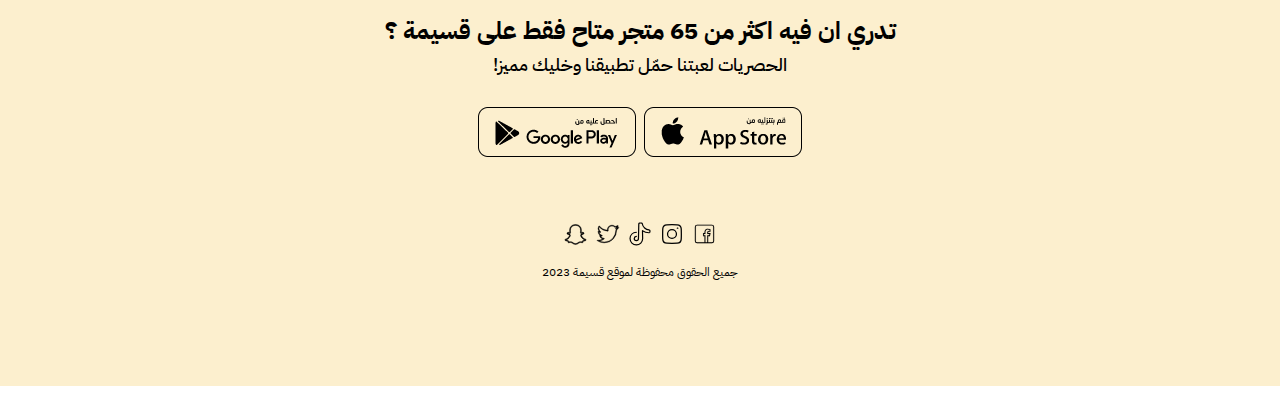
<file: privacy.html>
<!DOCTYPE html>
<html lang="ar">

<head>
    <meta charset="UTF-8">
    <meta http-equiv="X-UA-Compatible" content="IE=edge">
    <meta name="viewport" content="width=device-width, initial-scale=1.0">
    <meta name="verify-admitad" content="90c5b6e7f4" />

    <title>سياسة الخصوصية لموقع قسيمة تهدف الى بيئه آمنة وموثوقة</title>

    <meta name="description"
        content="سياسة الخصوصية لموقع  قسيمة تهدف الى حماية بيانات المستخدمين وضمان خصوصيتهم اثناء تفاعلهم مع الموقع  وهي محدوده ويلتزم الموقع بجميع قوانين حمايه البيانات الشخصية." />

    <meta name="robots" content="follow, index, max-snippet:-1, max-video-preview:-1, max-image-preview:large" />

    <meta property="og:locale" content="ar_AR" />
    <meta property="og:type" content="article" />
    <meta property="og:title" content="سياسة الخصوصية لموقع قسيمة تهدف الى بيئه آمنة وموثوقة" />
    <meta property="og:description"
        content="سياسة الخصوصية لموقع  قسيمة تهدف الى حماية بيانات المستخدمين وضمان خصوصيتهم اثناء تفاعلهم مع الموقع  وهي محدوده ويلتزم الموقع بجميع قوانين حمايه البيانات الشخصية." />

    <meta property="og:url" content="/privacy" />

    <meta property="og:site_name" content="قسيمة" />

    <meta property="article:section" content="القسم" />

    <meta property="og:image" content="./images/logo.png" />

    <meta property="og:image:width" content="1119" />
    <meta property="og:image:height" content="502" />
    <meta property="og:image:alt" content="سياسة الخصوصية لموقع قسيمة تهدف الى بيئه آمنة وموثوقة" />

    <meta property="og:image:type" content="image/png" />


    <meta name="twitter:card" content="summary_large_image" />
    <meta name="twitter:image" content="./images/logo.png" />
    <meta name="twitter:title" content="سياسة الخصوصية لموقع قسيمة تهدف الى بيئه آمنة وموثوقة" />
    <meta name="twitter:description"
        content="سياسة الخصوصية لموقع  قسيمة تهدف الى حماية بيانات المستخدمين وضمان خصوصيتهم اثناء تفاعلهم مع الموقع  وهي محدوده ويلتزم الموقع بجميع قوانين حمايه البيانات الشخصية." />
    <meta name="twitter:site" content="@Qasimah_" />
    <meta name="twitter:creator" content="@Qasimah_" />

    <meta name="twitter:label1" content="Written by" />
    <meta name="twitter:data1" content="قسيمة " />


    <link rel="icon" href="./images/logo.png" type="image/x-icon" />

    <link rel="shortcut icon" href="./images/logo.png" />
    <!-- استدعاء Bootstrap CSS من CDN -->
    <link rel="stylesheet" href="https://stackpath.bootstrapcdn.com/bootstrap/4.5.2/css/bootstrap.min.css">
    <link rel="stylesheet" href="https://cdnjs.cloudflare.com/ajax/libs/animate.css/4.1.1/animate.min.css">
    <link href="https://unpkg.com/aos@2.3.1/dist/aos.css" rel="stylesheet">
    <link rel="stylesheet" href="./css/all.min.css">
    <!-- استدعاء ملف CSS الخاص بك -->
    <link rel="stylesheet" href="./css/privacy.css">
</head>

<body>
    <div class="section_one">
        <div class="mobile-header ">
            <div class="container text-center">
                <div class="row justify-content-between">
                    <div class="logo  ">
                        <img class="mobile-logo " src="./images/logo.png" alt="logo">
                    </div>
                    <div class=" ">
                        <div id="mySidenav" class="sidenav ">
                            <div class="container  ">
                                <div class="row align-items-center  d-flex justify-content-between">
                                    <div class="col ">
                                        <div class="logo  ">
                                            <img class="mobile-logo " src="./images/logo.png" alt="logo">
                                        </div>
                                    </div>
                                    <div class="col update-col align-items-end">
                                        <a href="javascript:void(0)" class="closebtn" onclick="closeNav()">
                                            <img src="./images/Menu.png" alt="">
                                        </a>
                                    </div>
                                </div>
                            </div>
                            <ul class=" text-center ">
                                <li class="nav-item-mobile mt-5 mycustom text-center">
                                    <a class="nav-link" href="./index.html">الرئيسية</a>
                                </li>
                                <li class="nav-item-mobile  mt-5 text-center">
                                    <a class="nav-link" href="./copon.html">الكوبونات</a>
                                </li>
                                <li class="nav-item-mobile  mt-5 text-center">
                                    <a class="nav-link" href="./blog.html">المدونة</a>
                                </li>
                                <li class="nav-item-mobile  mt-5 text-center">
                                    <a class="nav-link" href="./privacy.html"> سياسة الخصوصية</a>
                                </li>
                            </ul>
                            <h6 class="mt-5">الحصريات لعبتنا حمّل تطبيقنا وخليك مميز !</h6>
                            <div class="container justify-content-end  mt-3 ">
                                <div class="row  anotdark ">
                                    <a class="ml-1" href="http://Onelink.to/qasimahapp">
                                        <img class="img-fluid section-two-img-one" src="./images/app-store.png" alt="">
                                        <img class="img-fluid section-two-img-two" src="./images/app-store-mobile.svg"
                                            alt="">
                                    </a>
                                    <a class="mr-1" href="http://Onelink.to/qasimahapp">
                                        <img class="img-fluid section-two-img-one" src="./images/google-play.png"
                                            alt="">
                                        <img class="img-fluid  section-two-img-two"
                                            src="./images/google-play-mobile.svg" alt="">
                                    </a>
                                </div>
                            </div>
                            <div class="container mt-3">
                                <ul class="d-flex text-center  align-items-center justify-content-center">
                                    <li class=" text-center">
                                        <a class="m-2" href="#">
                                            <img src="./images/fb.svg" alt="">
                                        </a>
                                    </li>
                                    <li class="   text-center">
                                        <a class="m-2"
                                            href="https://www.instagram.com/qasimahapp/?igshid=YmMyMTA2M2Y%3D">
                                            <img src="./images/insta.svg" alt="">
                                        </a>
                                    </li>
                                    <li class=" text-center">
                                        <a class="m-2" href="https://www.tiktok.com/@qasimahapp">
                                            <img src="./images/tiktok.svg" alt="">
                                        </a>
                                    </li>
                                    <li class=" text-center">
                                        <a class="m-2" href="https://x.com/Qasimah_">
                                            <img src="./images/twitter.svg" alt="">
                                        </a>
                                    </li>
                                    <li class="  text-center">
                                        <a class="m-2"
                                            href="https://www.snapchat.com/add/qasimahapp?share_id=xgG0GoeDQgOxT8erv%2FAFBg&locale=en_SA%40calendar%3Dgregorian&sid=88517f76c8344236ad66dda0daeec135">
                                            <img src="./images/snapchat.svg" alt="">
                                        </a>
                                    </li>
                                </ul>
                            </div>
                        </div>
                        <div id="main">
                            <span style="font-size:30px;cursor:pointer" onclick="openNav()">&#9776;</span>
                        </div>
                    </div>
                </div>
            </div>
        </div>
        <header class="header">
            <nav class="container navbar navbar-expand-lg  sticky">
                <a class="navbar-brand " href="#">
                    <img src="./images/logo.png" alt="Logo" class="logo">
                </a>
                <button class="navbar-toggler ml-2" type="button" data-toggle="collapse" data-target="#navbarNav"
                    aria-controls="navbarNav" aria-expanded="false" aria-label="Toggle navigation">
                    <span>
                        <i class="fa-solid fa-bars"></i>
                    </span>
                </button>
                <div class="collapse navbar-collapse" id="navbarNav">
                    <ul class="navbar-nav  ">
                        <li class="nav-item ">
                            <a class="nav-link" href="./index.html">الرئيسية</a>
                        </li>
                        <li class="nav-item">
                            <a class="nav-link" href="./copon.html">الكوبونات</a>
                        </li>
                        <li>
                            <a class="" href="./index.html">
                                <img src="./images/logo.png" alt="Logo" class="logo navbar-brand2">
                            </a>
                        </li>
                        <li class="nav-item ">
                            <a class="nav-link" href="./blog.html">المدونة</a>
                        </li>
                        <li class="nav-item custom">
                            <a class="nav-link" href="./privacy.html"> سياسة الخصوصية</a>
                        </li>
                    </ul>
                </div>
            </nav>
        </header>
    </div>
    <div class="container  text">
        <h2 class="text-center">سياسة الخصوصية</h2>
        <p id="p1">إلتزامًا منا بحماية معلوماتك الشخصية خلال استخدامك لموقع قسيمة فإننا نقدر أهمية معرفتك التامة بسياسة
            الخصوصية وكيف يمكن لنا استخدام معلوماتك وبياناتك الشخصية على موقعنا. حيث هذه السياسات تخص استخدامك لموقع
            قسيمة فقط. لذلك يرجى قراءة هذه السياسات لضمان توضيح أكثر للسياسات التي يطبقها قسيمة في موقعه الالكتروني
            Qasimahapp.com</p>
        <h4>التعريفات</h4>
        <p class="p2">أنت للمخاطب يقصد بها مستخدم موقع وتطبيق قسيمة.</p>
        <p> صيغة المتحدث والتي يشار بها بـ(نحن، بنا، لنا) يشار بها إلى موقع وتطبيق قسيمة.</p>
        <p>موقعنا أو الموقع الالكتروني ويقصد به موقع وتطبيق قسيمة.</p>
        <h4>استخدام معلوماتك</h4>
        <p>نقوم في قسيمة بجمع معلوماتك الشخصية واستخدامها من أجل تقديم أفضل الخدمات و التواصل معك وارسال الرسائل
            التذكيرية والتأكيدية لك، حيث نسعى في قسيمة لضمان أمن معلوماتك واستخدامها بشكل آمن وصحيح. البيانات الشخصية
            للمستخدم سوف يتم استخدامها عن طريق موقع وتطبيق قسيمة للتواصل مع المشتركين لتأكيد أنه قد تم الدفع للصفقات,
            للحصول على أي تعليقات و أراء من المشتركين بالصفقات أو للتحدث مع المستخدمين للحصول على رأيهم في الرموز
            الترويجية والعروض التسويقية المتاحة في قسيمة.</p>
        <h4>مشاركة معلوماتك</h4>
        <p>في قسيمة نضمن عدم مشاركتنا لبياناتك الخاصة مع أي شخص أو جهة خارج نطاق عملنا إلا في الحالات التالية:</p>
        <p> اذا تم السماح لنا من قبلك لمشاركتها مع الجهات المصرح لها.</p>
        <p> اذا طُلبت المعلومات بموجب قانوني.</p>
        <h4>الإجراءات الأمنية لمعلوماتك</h4>
        <p>يلتزم قسيمة بالحفاظ على معلوماتك بسرية تامة حيث يستخدم إجراءات امنية وقائية للحفاظ على خصوصية العميل ومستخدم
            الموقع. ونشيد بأهمية حفاظك على معلومات الدخول الخاصة بك كأسم المستخدم و كلمة المرور لضمان أمن معلوماتك.</p>
        <h4>تغيرات قد تطرأ على بيان الخصوصية</h4>
        <p>نحتفظ بحق تغيير سياسة الخصوصية من وقت لآخر دون اشعارك مسبقاً. لذا فأنت ملزم بالإطلاع على مستجدات هذه
            الاتفاقية، وبموجب استخدامك لهذا الموقع فأنت توافق الآن على هذه السياسات.</p>
        <h4>للاستفسارات</h4>
        <p>في حال وجود أي استفسارات بخصوص هذه الاتفاقية فإننا نسعد بخدمتك</p>
        <p>حيث يمكنك التواصل معنا عبر البريد الإلكتروني</p>
        <p>info@qasimahapp.com</p>
    </div>
    <footer class="text-center">
        <div class="container">
            <h4>تدري ان فيه اكثر من 65 متجر متاح فقط على قسيمة ؟</h4>
            <h6>الحصريات لعبتنا حمّل تطبيقنا وخليك مميز!</h6>
            <div class="row justify-content-center">
                <a class="ml-1" href="http://Onelink.to/qasimahapp">
                    <img class="img-fluid section-two-img-one" src="./images/app-store.png" alt="">
                    <img class="img-fluid section-two-img-two" src="./images/app-store-mobile.svg" alt="">
                </a>
                <a class="mr-1" href="http://Onelink.to/qasimahapp">
                    <img class="img-fluid section-two-img-one" src="./images/google-play.png" alt="">
                    <img class="img-fluid  section-two-img-two" src="./images/google-play-mobile.svg" alt="">
                </a>
            </div>
            <ul class="d-flex text-center  align-items-center justify-content-center">
                <li class=" text-center">
                    <a class="m-1" href="#">
                        <img src="./images/fb.svg" alt="">
                    </a>
                </li>
                <li class="   text-center">
                    <a class="m-1" href="https://www.instagram.com/qasimahapp/?igshid=YmMyMTA2M2Y%3D">
                        <img src="./images/insta.svg" alt="">
                    </a>
                </li>
                <li class=" text-center">
                    <a class="m-1" href="https://www.tiktok.com/@qasimahapp">
                        <img src="./images/tiktok.svg" alt="">
                    </a>
                </li>
                <li class=" text-center">
                    <a class="m-1" href="https://x.com/Qasimah_">
                        <img src="./images/twitter.svg" alt="">
                    </a>
                </li>
                <li class="  text-center">
                    <a class="m-1"
                        href="https://www.snapchat.com/add/qasimahapp?share_id=xgG0GoeDQgOxT8erv%2FAFBg&locale=en_SA%40calendar%3Dgregorian&sid=88517f76c8344236ad66dda0daeec135">
                        <img src="./images/snapchat.svg" alt="">
                    </a>
                </li>
            </ul>
            <p>جميع الحقوق محفوظة لموقع قسيمة 2023</p>
        </div>
    </footer>
    <script src="js/main.js"></script>




</body>

</html>
</file>
<file: css/blog_style.css>
@import url("https://fonts.googleapis.com/css2?family=IBM+Plex+Sans+Arabic:wght@100;200;300;400;500;600;700&display=swap");

html {
    scroll-behavior: smooth;
    font-family: "IBM Plex Sans Arabic", sans-serif;
}

:target {
    scroll-margin-top: 10em;
}

body {
    font-family: "IBM Plex Sans Arabic", sans-serif;
    /* استخدام خط عربي، يمكنك اختيار أي خط عربي تفضله */
    direction: rtl;
    /* جعل الاتجاه من اليمين إلى اليسار */
    text-align: right;
    /* محاذاة النص إلى اليمين */
}

:root {
    --unnamed-color-000000: #000000;
    --unnamed-color-ffffff: #ffffff;
    --unnamed-color-a9a9a9: #a9a9a9;
    --unnamed-color-ffd664: #ffd664;
    --unnamed-color-2fad9f00: #2fad9f00;
    --unnamed-color-2fad9f: #2fad9f;
    --unnamed-color-707070: #707070;
    font-family: "IBM Plex Sans Arabic", sans-serif;
    /* استخدام خط عربي، يمكنك اختيار أي خط عربي تفضله */
    direction: rtl;
    /* جعل الاتجاه من اليمين إلى اليسار */
    text-align: right;
    /* محاذاة النص إلى اليمين */
}

::-webkit-scrollbar {
    width: 8px;
    background: var(--secondary-color);
}

::-webkit-scrollbar-track {
    box-shadow: inset 0 0 5px rgba(0, 0, 0, 0.5);
}

::-webkit-scrollbar-thumb {
    background: #2fad9f;
}

.mobile-header {
    display: none;
}

.update-col {
    flex-grow: 0;
    margin: 24px;
}

.sidenav {
    height: 100%;
    width: 0;
    position: fixed;
    z-index: 4;
    top: 0;
    left: 0;
    background-color: #fcefce;
    overflow-x: hidden;
    transition: 0.3s;
}

#main {
    transition: margin-left 0.3s;
    width: 32px;
    height: 32px;
    margin: 24px;
}

.mobile-logo {
    width: 55px;
    height: 55px;
    margin: 24px;
}

.section_one {

    height: auto;
}

.header {
    position: sticky;
    top: 0;
    z-index: 10000000;

    padding-top: 40px;
}

nav.container.navbar.navbar-expand-lg.sticky {
    padding: 0px;
}

.logo {
    width: 100px;
    height: 100px;
}

.navbar {
    border: none;
}

ul.navbar-nav {
    padding: 0px;
}

ul {
    text-align: center;
    list-style-type: none;
    padding: 0px;
}

.navbar-nav {
    display: flex;
    justify-content: space-between;
    width: 100%;
    align-items: end;
}

.nav-item a {
    font-family: "IBM Plex Sans Arabic", sans-serif;
    font-size: 20px;
    color: #000000;
}

.navbar-toggler span {
    font-size: 30px;
    font-weight: 600;
}

a.nav-link {
    position: relative;
    transition: 0.5s;
}

.nav-link::after {
    content: "";
    width: 0px;
    margin-top: 3px;
    height: 4px;
    background-color: #2fad9f;
    position: absolute;
    left: 10px;
    top: 80%;
}

.nav-link:hover::after {
    width: 70%;
    transition: 0.5s;
    opacity: 100%;
    border-radius: 15px;
}

.navbar-brand {
    display: none;
}

.navbar-brand2 {
    display: block;
}

.custom a {
    font-weight: bold;
    color: #2fad9f;
    font-family: "IBM Plex Sans Arabic", sans-serif;
    font-size: 20px;
}

.mycustom a.nav-link {
    color: #2fad9f;
    font-weight: bold;
    font-family: "IBM Plex Sans Arabic", sans-serif;
    font-size: 24px;
}

.nav-item-mobile {
    color: #000000;
    font-weight: bold;
    font-family: "IBM Plex Sans Arabic", sans-serif;
    font-size: 24px;
}

.nav-item-mobile .nav-link {
    color: #000000;
    font-weight: bold;
    font-family: "IBM Plex Sans Arabic", sans-serif;
    font-size: 24px;
}

.h1 {
    font-weight: bold;
    color: #000000;
    line-height: 60px;
    font-family: "IBM Plex Sans Arabic", sans-serif;
    font-size: 40px;
}

.h2 {
    color: #000000;
    line-height: 48px;
    font-family: "IBM Plex Sans Arabic", sans-serif;
    font-size: 32px;
}

.main-img2 {
    margin-top: 130px;
    display: block;
}

.main-img1 {
    display: none;
}

.text-main {
    margin-top: 149px;
}

.adark {
    margin-top: 31px;
}

div.col.mycol {
    padding: 0px;
}

.section-two {
    height: 240px;
    background: #fcefce;
}

.text-section-two {
    width: 904px;
    margin: auto;
    padding-top: 85px;
}

.text-section-two {
    padding-top: 85px;
}

.section-two-img-one {
    display: block;
}

.section-two-img-two {
    display: none;
}

.anotdark {
    justify-content: end;
}

.h3 {
    color: #000000;
    font-size: 24px;
    font-weight: bold;
    font-family: "IBM Plex Sans Arabic", sans-serif;
}

.h4 {
    color: #000000;
    font-size: 20px;
    font-family: "IBM Plex Sans Arabic", sans-serif;
}


.blog {
    margin-top: 100px;
}

.blog img {
    height: 200px;
    width: 100%;
}

.date {
    margin: 0;
    padding: 0;
    margin-top: 16px;
    color: #000000;
    font-size: 12px;
    font-family: "IBM Plex Sans Arabic", sans-serif;
}

.discond {
    background: #DEF5E5;
    border-radius: 7px;
    height: 28px;
    display: inline-block;
    margin-top: 8px;
}

.discond p {
    color: #000000;
    font-size: 13px;
    font-family: "IBM Plex Sans Arabic", sans-serif;
    font-weight: bold;

    padding: 0px;
    display: inline-block;

    padding-left: 15px;
    padding-right: 15px;
    padding-top: 5px;
    padding-bottom: 6px;
}

.question {
    margin: 0;
    padding: 0;
    margin-top: 8px;
    color: #000000;
    font-size: 15px;
    font-family: "IBM Plex Sans Arabic", sans-serif;
}

.desc {
    margin: 0;
    padding: 0;
    margin-top: 8px;
    color: #000000;
    font-size: 12px;
    font-family: "IBM Plex Sans Arabic", sans-serif;
}

footer {
    background: #fcefce;
}

footer h6 {
    color: #000000;
    font-size: 18px;
    font-family: "IBM Plex Sans Arabic", sans-serif;
    margin-top: 8px;
}

footer h4 {
    padding-top: 72px;
    color: #000000;
    font-size: 24px;
    font-family: "IBM Plex Sans Arabic", sans-serif;
    font-weight: bold;
}

footer .row {
    margin-top: 32px;
}

footer ul {
    margin-top: 64px;
}

footer p {
    margin-top: 16px;
    color: #000000;
    font-size: 12px;
    font-family: "IBM Plex Sans Arabic", sans-serif;
    padding-bottom: 105px;
}



@media (max-width: 767px) {
    .mobile-header {
        display: block;
    }

    .header {
        display: none;
    }

    .navbar-nav {
        display: flex;
        justify-content: space-around;
        width: 100%;
        align-items: start;
    }

    .navbar-brand {
        display: block;
    }

    .navbar-brand2 {
        display: none;
    }

    .text-main {
        margin-top: 78px;
        text-align: center;
    }

    .h1 {
        font-weight: bold;
        color: #000000;
        line-height: 48px;
        font-family: "IBM Plex Sans Arabic", sans-serif;
        font-size: 32px;
    }

    .h2 {
        color: #707070;
        line-height: 36px;
        font-family: "IBM Plex Sans Arabic", sans-serif;
        font-size: 24px;
    }

    .main-img1 {
        margin-top: 62px;
        display: block;
    }

    .main-img2 {
        /* margin-top: 80px; */
        display: none;
    }

    .adark {
        margin-top: 31px;
        justify-content: center;
        margin-left: auto;
    }

    ul.navbar-nav {
        padding-right: 20px;
    }

    .section-two {
        height: auto;
        background: #fcefce;
    }

    .mycontainer {
        width: auto;
        margin: auto;
        /* padding: 48px 10px 48px 10px; */
    }

    .text-section-two {
        padding: 48px 0px 48px 0px;
        width: auto;
        margin-left: auto;
    }

    .section-two-img-one {
        display: none;
    }

    .section-two-img-two {
        display: block;
        width: 158px;
    }

    .anotdark {
        justify-content: center;
    }

    .h3 {
        padding-right: 32px;

        color: #000000;
        font-size: 24px;
        font-weight: bold;
        font-family: "IBM Plex Sans Arabic", sans-serif;
    }

    .h4 {
        padding-right: 32px;

        color: #000000;
        font-size: 18px;
        font-family: "IBM Plex Sans Arabic", sans-serif;
    }

    .blog {
        margin-top: 40px;
    }

}
</file>
<file: css/copon_style.css>
@import url("https://fonts.googleapis.com/css2?family=IBM+Plex+Sans+Arabic:wght@100;200;300;400;500;600;700&display=swap");

html {
    scroll-behavior: smooth;
    font-family: "IBM Plex Sans Arabic", sans-serif;
}

:target {
    scroll-margin-top: 10em;
}

body {
    font-family: "IBM Plex Sans Arabic", sans-serif;
    /* استخدام خط عربي، يمكنك اختيار أي خط عربي تفضله */
    direction: rtl;
    /* جعل الاتجاه من اليمين إلى اليسار */
    text-align: right;
    /* محاذاة النص إلى اليمين */
}

:root {
    --unnamed-color-000000: #000000;
    --unnamed-color-ffffff: #ffffff;
    --unnamed-color-a9a9a9: #a9a9a9;
    --unnamed-color-ffd664: #ffd664;
    --unnamed-color-2fad9f00: #2fad9f00;
    --unnamed-color-2fad9f: #2fad9f;
    --unnamed-color-707070: #707070;
    font-family: "IBM Plex Sans Arabic", sans-serif;
    /* استخدام خط عربي، يمكنك اختيار أي خط عربي تفضله */
    direction: rtl;
    /* جعل الاتجاه من اليمين إلى اليسار */
    text-align: right;
    /* محاذاة النص إلى اليمين */
}

::-webkit-scrollbar {
    width: 8px;
    background: var(--secondary-color);
}

::-webkit-scrollbar-track {
    box-shadow: inset 0 0 5px rgba(0, 0, 0, 0.5);
}

::-webkit-scrollbar-thumb {
    background: #2fad9f;
}

.mobile-header {
    display: none;
}

.update-col {
    flex-grow: 0;
    margin: 24px;
}

.sidenav {
    height: 100%;
    width: 0;
    position: fixed;
    z-index: 4;
    top: 0;
    left: 0;
    background-color: #fcefce;
    overflow-x: hidden;
    transition: 0.3s;
}

#main {
    transition: margin-left 0.3s;
    width: 32px;
    height: 32px;
    margin: 24px;
}

.mobile-logo {
    width: 55px;
    height: 55px;
    margin: 24px;
}

.section_one {

    height: auto;
}

.header {
    position: sticky;
    top: 0;
    z-index: 10000000;

    padding-top: 40px;
}

nav.container.navbar.navbar-expand-lg.sticky {
    padding: 0px;
}

.logo {
    width: 100px;
    height: 100px;
}

.navbar {
    border: none;
}

ul.navbar-nav {
    padding: 0px;
}

ul {
    text-align: center;
    list-style-type: none;
    padding: 0px;
}

.navbar-nav {
    display: flex;
    justify-content: space-between;
    width: 100%;
    align-items: end;
}

.nav-item a {
    font-family: "IBM Plex Sans Arabic", sans-serif;
    font-size: 20px;
    color: #000000;
}

.navbar-toggler span {
    font-size: 30px;
    font-weight: 600;
}

a.nav-link {
    position: relative;
    transition: 0.5s;
}

.nav-link::after {
    content: "";
    width: 0px;
    margin-top: 3px;
    height: 4px;
    background-color: #2fad9f;
    position: absolute;
    left: 10px;
    top: 80%;
}

.nav-link:hover::after {
    width: 70%;
    transition: 0.5s;
    opacity: 100%;
    border-radius: 15px;
}

.navbar-brand {
    display: none;
}

.navbar-brand2 {
    display: block;
}

.custom a {
    font-weight: bold;
    color: #2fad9f;
    font-family: "IBM Plex Sans Arabic", sans-serif;
    font-size: 20px;
}

.mycustom a.nav-link {
    color: #2fad9f;
    font-weight: bold;
    font-family: "IBM Plex Sans Arabic", sans-serif;
    font-size: 24px;
}

.nav-item-mobile {
    color: #000000;
    font-weight: bold;
    font-family: "IBM Plex Sans Arabic", sans-serif;
    font-size: 24px;
}

.nav-item-mobile .nav-link {
    color: #000000;
    font-weight: bold;
    font-family: "IBM Plex Sans Arabic", sans-serif;
    font-size: 24px;
}

.h1 {
    font-weight: bold;
    color: #000000;
    line-height: 60px;
    font-family: "IBM Plex Sans Arabic", sans-serif;
    font-size: 40px;
}

.h2 {
    color: #000000;
    line-height: 48px;
    font-family: "IBM Plex Sans Arabic", sans-serif;
    font-size: 32px;
}

.main-img2 {
    margin-top: 130px;
    display: block;
}

.main-img1 {
    display: none;
}

.text-main {
    margin-top: 149px;
}

.adark {
    margin-top: 31px;
}

div.col.mycol {
    padding: 0px;
}

.section-two {
    height: 240px;
    background: #fcefce;
}

.text-section-two {
    width: 904px;
    margin: auto;
    padding-top: 85px;
}

.text-section-two {
    padding-top: 85px;
}

.section-two-img-one {
    display: block;
}

.section-two-img-two {
    display: none;
}

.anotdark {
    justify-content: end;
}

.h3 {
    color: #000000;
    font-size: 24px;
    font-weight: bold;
    font-family: "IBM Plex Sans Arabic", sans-serif;
}

.h4 {
    color: #000000;
    font-size: 20px;
    font-family: "IBM Plex Sans Arabic", sans-serif;
}



.item {
    display: flex;
    justify-content: center;
    align-items: center;
    line-height: 32px;

    font-size: 16px;
    color: #707070;
    background: #70707012;
    border-radius: 25px;

    height: 32px;
    /* width: auto; */
}


.item p {
    margin: 2px;
    /* margin-top: 15px; */
}

#cat-img {
    width: 27px;
    padding: 4px;
}

#row_data {
    margin-top: 100px;
    width: 90%
}

.row_data {
    margin-top: 100px;
    width: 88px;

}

.all-cat {

    background: #DEF5E5;
    color: #26A89C;

    font-weight: bold;
}

.selected-category {
    background-color: green;
    color: white;
    /* لتغيير النص إلى اللون الأبيض */
}

.selected-category {
    background-color: green;
}

#show-more-btn {
    width: 180px;
    height: 50px;
    border: #000000 1px solid;
    border-radius: 27px;
    color: #000000;
    font-size: 18px;
    font-family: "IBM Plex Sans Arabic", sans-serif;
    font-weight: bold;
    margin-top: 50px;
    margin-bottom: 70px;
}

/* 
.card {
    background-color: #fff;
    border: 1px solid #ddd;
    border-radius: 8px;
    overflow: hidden;
    width: 350px;
    transition: max-height 0.3s ease;
    max-height: 100px;
    /* Closed state 
}

.card.open {
    max-height: 230px;
    /* Opened state 
}

#card-header {
    background: #FFFFFF;
    height: 100px;
    width: 100%;
}

.store-info {
    display: flex;
    align-items: center;
}

.store-logo {
    width: 30px;
    height: 30px;
    margin-left: 10px;
}

.store-name {
    font-weight: bold;
}

.discount {
    font-size: 1.2em;
    color: #4caf50;
}

.card-body {
    padding: 10px;
    display: none;
}

.card.open .card-body {
    display: block;
} */

/* 
button {
    background-color: #f0f0f0;
    color: #333;
    border: none;
    padding: 10px;
    margin: 5px 0;
    cursor: pointer;
    border-radius: 5px;
    width: 100%;
}

button:hover {
    background-color: #d0d0d0;
}

.buttons {
    display: flex;
    justify-content: space-between;
}

.copy-code, .shop-now {
    background-color: #e0f7e9;
    color: #333;
    border: none;
    padding: 10px;
    border-radius: 5px;
    margin-top: 10px;
    cursor: pointer;
}

.copy-code:hover, .shop-now:hover {
    background-color: #c5e5cd;
 */

.copon-card {
    height: 100px;
    border: 0.25px solid #A9A9A9;
    border-radius: 7px;
    background: #fff;

}

.copon-img {
    margin-left: 40px;
    margin-right: 24px;

    margin-top: 10px;
}

.copon-img img {
    height: 75px;
    width: 75px;
    border-radius: 50%;
    border: 0.25px solid #A9A9A9;
}

.main-name-copon h3 {
    margin-top: 22px;
    color: #000000;
    font-size: 20px;
    font-family: "IBM Plex Sans Arabic", sans-serif;
    margin-bottom: 0px;

}

.main-name-copon p {
    margin-top: 0px;
    color: #707070;
    font-size: 18px;
    font-family: "IBM Plex Sans Arabic", sans-serif;

}

.option ul li img {
    height: 40px;
    width: 40px;
}

.no {
    color: #000000;
    font-size: 23px;
    font-family: "IBM Plex Sans Arabic", sans-serif;
    margin-left: 10px;
}

.no a {
    color: #000000;
    font-size: 23px;
    font-family: "IBM Plex Sans Arabic", sans-serif;
    margin-left: 10px;

}

.no1 a:hover {
    color: red;
    font-size: 23px;
    font-family: "IBM Plex Sans Arabic", sans-serif;
    margin-left: 10px;

}

.no2 a:hover {
    color: #707070;
    font-size: 23px;
    font-family: "IBM Plex Sans Arabic", sans-serif;
    margin-left: 10px;

}

footer {
    background: #fcefce;
}

footer h6 {
    color: #000000;
    font-size: 18px;
    font-family: "IBM Plex Sans Arabic", sans-serif;
    margin-top: 8px;
}

footer h4 {
    padding-top: 72px;
    color: #000000;
    font-size: 24px;
    font-family: "IBM Plex Sans Arabic", sans-serif;
    font-weight: bold;
}

footer .row {
    margin-top: 32px;
}

footer ul {
    margin-top: 64px;
}

footer p {
    margin-top: 16px;
    color: #000000;
    font-size: 12px;
    font-family: "IBM Plex Sans Arabic", sans-serif;
    padding-bottom: 105px;
}

.hidden-card {
    display: none;
}

#section-five-mob {
    display: none;
}

.details {
    display: none;
    margin-top: 10px;
    min-height: 130px;
    background: #fff;
    border: #A9A9A9 solid 0.25px;
    margin-top: 0;
    border-top: none;
    border-radius: 0px 0px 7px 7px;
}

.details p {
    color: #000000;
    font-size: 15px;
    font-family: "IBM Plex Sans Arabic", sans-serif;
}

.copy {
    background: #DEF5E5;
    border: #A9A9A9 solid 0.25px;
    border-radius: 7px;
    color: #000000;
    font-size: 16px;
    font-family: "IBM Plex Sans Arabic", sans-serif;
    height: 40px;
    display: flex;
    justify-content: center;
    align-items: center;
}

.copy a {

    color: #000000;
    font-size: 13px;
    font-family: "IBM Plex Sans Arabic", sans-serif;

}

button {
    background: none;
    border: none;
    cursor: pointer;
    padding: 0;

}

button:focus {
    outline: none;
}

button img {
    width: 20px;
    height: 20px;
}

.search {
    display: none;
}

.search-container {
    background-color: #FFFFFF;
    border-radius: 4px;

}

.search-input {
    border: none;
}

.search-icon {}

.search-container button {
    border: none;
    background: #F1FAF4;
    border-radius: 7px;
    margin: 10px;

}

.filter-icon {

    border: none;


}

.link_bg {
    display: none;
}

.my_copon_desk {
    display: block;
}

.my_copon_phone {
    display: none;
}

@media (max-width: 767px) {
    .mobile-header {
        display: block;
    }

    .header {
        display: none;
    }

    .navbar-nav {
        display: flex;
        justify-content: space-around;
        width: 100%;
        align-items: start;
    }

    .navbar-brand {
        display: block;
    }

    .navbar-brand2 {
        display: none;
    }

    .text-main {
        margin-top: 78px;
        text-align: center;
    }

    .h1 {
        font-weight: bold;
        color: #000000;
        line-height: 48px;
        font-family: "IBM Plex Sans Arabic", sans-serif;
        font-size: 32px;
    }

    .h2 {
        color: #707070;
        line-height: 36px;
        font-family: "IBM Plex Sans Arabic", sans-serif;
        font-size: 24px;
    }

    .main-img1 {
        margin-top: 62px;
        display: block;
    }

    .main-img2 {
        /* margin-top: 80px; */
        display: none;
    }

    .adark {
        margin-top: 31px;
        justify-content: center;
        margin-left: auto;
    }

    ul.navbar-nav {
        padding-right: 20px;
    }

    .section-two {
        height: auto;
        background: #fcefce;
    }

    .mycontainer {
        width: auto;
        margin: auto;
        /* padding: 48px 10px 48px 10px; */
    }

    .text-section-two {
        padding: 48px 0px 48px 0px;
        width: auto;
        margin-left: auto;
    }

    .section-two-img-one {
        display: none;
    }

    .section-two-img-two {
        display: block;
        width: 158px;
    }

    .anotdark {
        justify-content: center;
    }

    .h3 {
        padding-right: 32px;

        color: #000000;
        font-size: 24px;
        font-weight: bold;
        font-family: "IBM Plex Sans Arabic", sans-serif;
    }

    .h4 {
        padding-right: 32px;

        color: #000000;
        font-size: 18px;
        font-family: "IBM Plex Sans Arabic", sans-serif;
    }

    .col-12 {
        width: 352px;
        padding: 0px;
        margin-left: auto;
    }

    #section-five {
        display: none;
    }

    #section-five-mob {
        display: block;
    }

    .mt-16 {
        margin-top: 16px;
    }

    #show-more-btn {
        width: 180px;
        height: 50px;
        border: #000000 1px solid;
        border-radius: 27px;
        color: #000000;
        font-size: 18px;
        font-family: "IBM Plex Sans Arabic", sans-serif;
        font-weight: bold;
        margin-top: 50px;
        margin-bottom: 70px;
    }

    .name-copon {
        display: flex;
    }

    .copon-card {
        min-height: 88px;
        border: 0.25px solid #A9A9A9;
        border-radius: 7px;
        background: #fff;
        margin-top: 16px;

    }

    .copon-img {
        /* margin: 16px; */
        /* height: 56px !important;
        width: 56px !important; */
        border-radius: 50%;
        display: flex;
        justify-content: start;
        align-items: center;
        width: 60px !important;
        max-width: 100px;
        margin-left: 10px;
        margin-right: 10px;

        margin-top: 0px;
    }

    .copon-img img {
        height: 56px !important;
        width: 56px !important;

        border: 0.25px solid #A9A9A9;
    }

    .main-name-copon {
        width: 150px;
    }

    .main-name-copon h3 {
        margin-top: 22px;
        color: #000000;
        font-size: 20px;
        font-family: "IBM Plex Sans Arabic", sans-serif;
        margin-bottom: 0px;

    }

    .main-name-copon p {
        margin-top: 0px;
        color: #707070;
        font-size: 18px;
        font-family: "IBM Plex Sans Arabic", sans-serif;

    }

    .option .no {
        display: none;
    }

    .row_data {
        margin-top: 10px;
        width: 88px;
         !important
    }

    #row_data {
        margin-top: 10px;
        width: 80%
    }

    .search {
        display: block;
        width: 100%;
        height: 72px;
        background: #DEF5E5;
    }

    .link_bg {
        display: block;
        position: fixed;
        bottom: 100px;

        color: #000000;
        font-size: 14px;
        font-family: "IBM Plex Sans Arabic", sans-serif;
        background: #FCEFCE;
        border: solid 1px #000000;
        height: 44px;
        display: flex;
        justify-content: center;
        align-items: center;
        border-radius: 7px;

        width: 86%;

    }

    .link_bg a {
        color: #000000;
        font-size: 14px;
        font-family: "IBM Plex Sans Arabic", sans-serif;
    }

    .my_copon_desk {
        display: none;
    }

    .my_copon_phone {
        display: block;
        height: auto;
    }

    .main-name-copon a h3 {
        font-size: 18px;
    }

    .main-name-copon a p {
        font-size: 17px;
    }
}
</file>
<file: css/coupon-details.css>
@import url("https://fonts.googleapis.com/css2?family=IBM+Plex+Sans+Arabic:wght@100;200;300;400;500;600;700&display=swap");

html {
    scroll-behavior: smooth;
    font-family: "IBM Plex Sans Arabic", sans-serif;
}

:target {
    scroll-margin-top: 10em;
}

body {
    font-family: "IBM Plex Sans Arabic", sans-serif;
    /* استخدام خط عربي، يمكنك اختيار أي خط عربي تفضله */
    direction: rtl;
    /* جعل الاتجاه من اليمين إلى اليسار */
    text-align: right;
    /* محاذاة النص إلى اليمين */
}

:root {
    --unnamed-color-000000: #000000;
    --unnamed-color-ffffff: #ffffff;
    --unnamed-color-a9a9a9: #a9a9a9;
    --unnamed-color-ffd664: #ffd664;
    --unnamed-color-2fad9f00: #2fad9f00;
    --unnamed-color-2fad9f: #2fad9f;
    --unnamed-color-707070: #707070;
    font-family: "IBM Plex Sans Arabic", sans-serif;
    /* استخدام خط عربي، يمكنك اختيار أي خط عربي تفضله */
    direction: rtl;
    /* جعل الاتجاه من اليمين إلى اليسار */
    text-align: right;
    /* محاذاة النص إلى اليمين */
}

::-webkit-scrollbar {
    width: 8px;
    background: var(--secondary-color);
}

::-webkit-scrollbar-track {
    box-shadow: inset 0 0 5px rgba(0, 0, 0, 0.5);
}

::-webkit-scrollbar-thumb {
    background: #2fad9f;
}

.mobile-header {
    display: none;
}

.update-col {
    flex-grow: 0;
    margin: 24px;
}

.sidenav {
    height: 100%;
    width: 0;
    position: fixed;
    z-index: 4;
    top: 0;
    left: 0;
    background-color: #fcefce;
    overflow-x: hidden;
    transition: 0.3s;
}

#main {
    transition: margin-left 0.3s;
    width: 32px;
    height: 32px;
    margin: 24px;
}

.mobile-logo {
    width: 55px;
    height: 55px;
    margin: 24px;
}

.section_one {

    height: auto;
}

.header {
    position: sticky;
    top: 0;
    z-index: 10000000;
    background: white;
    padding-top: 40px;
}

nav.container.navbar.navbar-expand-lg.sticky {
    padding: 0px;
}

.logo {
    width: 100px;
    height: 100px;
}

.navbar {
    border: none;
}

ul.navbar-nav {
    padding: 0px;
}

ul {
    text-align: center;
    list-style-type: none;
    padding: 0px;
}

.navbar-nav {
    display: flex;
    justify-content: space-between;
    width: 100%;
    align-items: end;
}

.nav-item a {
    font-family: "IBM Plex Sans Arabic", sans-serif;
    font-size: 20px;
    color: #000000;
}

.navbar-toggler span {
    font-size: 30px;
    font-weight: 600;
}

a.nav-link {
    position: relative;
    transition: 0.5s;
}

.nav-link::after {
    content: "";
    width: 0px;
    margin-top: 3px;
    height: 4px;
    background-color: #2fad9f;
    position: absolute;
    left: 10px;
    top: 80%;
}

.nav-link:hover::after {
    width: 70%;
    transition: 0.5s;
    opacity: 100%;
    border-radius: 15px;
}

.navbar-brand {
    display: none;
}

.navbar-brand2 {
    display: block;
}

.custom a {
    font-weight: bold;
    color: #2fad9f;
    font-family: "IBM Plex Sans Arabic", sans-serif;
    font-size: 20px;
}

.mycustom a.nav-link {
    color: #2fad9f;
    font-weight: bold;
    font-family: "IBM Plex Sans Arabic", sans-serif;
    font-size: 24px;
}

.nav-item-mobile {
    color: #000000;
    font-weight: bold;
    font-family: "IBM Plex Sans Arabic", sans-serif;
    font-size: 24px;
}

.nav-item-mobile .nav-link {
    color: #000000;
    font-weight: bold;
    font-family: "IBM Plex Sans Arabic", sans-serif;
    font-size: 24px;
}

.h1 {
    font-weight: bold;
    color: #000000;
    line-height: 60px;
    font-family: "IBM Plex Sans Arabic", sans-serif;
    font-size: 40px;
}

.h2 {
    color: #000000;
    line-height: 48px;
    font-family: "IBM Plex Sans Arabic", sans-serif;
    font-size: 32px;
}

.main-img2 {
    margin-top: 130px;
    display: block;
}

.main-img1 {
    display: none;
}

.text-main {
    margin-top: 149px;
}

.adark {
    margin-top: 31px;
}

div.col.mycol {
    padding: 0px;
}

.section-two {
    height: 240px;
    background: #fcefce;
}

.text-section-two {
    width: 904px;
    margin: auto;
    padding-top: 85px;
}

.text-section-two {
    padding-top: 85px;
}

.section-two-img-one {
    display: block;
}

.section-two-img-two {
    display: none;
}

.anotdark {
    justify-content: end;
}

.h3 {
    color: #000000;
    font-size: 24px;
    font-weight: bold;
    font-family: "IBM Plex Sans Arabic", sans-serif;
}

.h4 {
    color: #000000;
    font-size: 20px;
    font-family: "IBM Plex Sans Arabic", sans-serif;
}



.item {
    display: flex;
    justify-content: center;
    align-items: center;
    line-height: 32px;

    font-size: 16px;
    color: #707070;
    background: #70707012;
    border-radius: 25px;

    height: 32px;
    /* width: auto; */
}


.item p {
    margin: 2px;
    /* margin-top: 15px; */
}

#cat-img {
    width: 27px;
    padding: 4px;
}

#row_data {
    margin-top: 100px;
    width: 90%
}

.row_data {
    margin-top: 100px;
    width: 88px;

}

.all-cat {

    background: #DEF5E5;
    color: #26A89C;

    font-weight: bold;
}

.selected-category {
    background-color: green;
    color: white;
    /* لتغيير النص إلى اللون الأبيض */
}

.selected-category {
    background-color: green;
}

#show-more-btn a {
    text-decoration: none;
    color: #000000;
    font-size: 18px;

}

#show-more-btn {
    width: 180px;
    height: 50px;
    border: #000000 1px solid;
    border-radius: 27px;
    color: #000000;
    font-size: 18px;
    font-family: "IBM Plex Sans Arabic", sans-serif;
    font-weight: bold;
    margin-top: 50px;
    margin-bottom: 70px;
}



footer {
    background: #fcefce;
}

footer h6 {
    color: #000000;
    font-size: 18px;
    font-family: "IBM Plex Sans Arabic", sans-serif;
    margin-top: 8px;
}

footer h4 {
    padding-top: 72px;
    color: #000000;
    font-size: 24px;
    font-family: "IBM Plex Sans Arabic", sans-serif;
    font-weight: bold;
}

footer .row {
    margin-top: 32px;
}

footer ul {
    margin-top: 64px;
}

footer p {
    margin-top: 16px;
    color: #000000;
    font-size: 12px;
    font-family: "IBM Plex Sans Arabic", sans-serif;
    padding-bottom: 105px;
}

.semi_nav {
    margin-top: 70px;
}

.semi_nav ul li a {
    color: #707070;
    font-size: 15px;
    font-family: "IBM Plex Sans Arabic", sans-serif;
}

.semi_nav ul li {
    color: #707070;
    font-size: 15px;
    font-family: "IBM Plex Sans Arabic", sans-serif;
}

.first .card {
    border: #A9A9A9 0.25px solid;
    border-radius: 7px;
    padding: 16px;
    text-align: center;


}

.p-16 {
    padding: 16px;
}

#cardy {
    display: flex;
}

.card-img-top {}

.card-body {
    text-align: start;
}

.copon-card {
    height: 100px;
    border: 0.25px solid #A9A9A9;
    border-radius: 7px;
    background: #fff;
    margin-top: 20px;
}

.copon-img {
    margin-left: 40px;
    margin-right: 24px;

    margin-top: 10px;
}

.copon-img img {
    height: 75px;
    width: 75px;
    border-radius: 50%;
    border: 0.25px solid #A9A9A9;
}

.main-name-copon h3 {
    margin-top: 20px;
    color: #000000;
    font-size: 20px;
    font-family: "IBM Plex Sans Arabic", sans-serif;
    margin-bottom: 0px;
    font-weight: bold;

}

.main-name-copon p {
    margin-top: 0px;
    color: #707070;
    font-size: 13px;
    font-family: "IBM Plex Sans Arabic", sans-serif;

}

.option ul li img {
    height: 40px;
    width: 40px;
}

.no {
    color: #000000;
    font-size: 23px;
    font-family: "IBM Plex Sans Arabic", sans-serif;
    margin-left: 10px;
}

.no a {
    color: #000000;
    font-size: 23px;
    font-family: "IBM Plex Sans Arabic", sans-serif;
    margin-left: 10px;

}

.no1 a:hover {
    color: red;
    font-size: 23px;
    font-family: "IBM Plex Sans Arabic", sans-serif;
    margin-left: 10px;

}

.no2 a:hover {
    color: #707070;
    font-size: 23px;
    font-family: "IBM Plex Sans Arabic", sans-serif;
    margin-left: 10px;

}


button:focus {
    outline: none;
}

button img {
    width: 20px;
    height: 20px;
}

.option ul li button {
    border: none;
    background: none;
    outline: none;

}

.details {
    display: block;
    margin-top: 10px;
    min-height: 130px;
    background: #fff;
    border: #A9A9A9 solid 0.25px;
    margin-top: 0;
    border-top: none;
    border-radius: 0px 0px 7px 7px;
}

.details p {
    color: #000000;
    font-size: 15px;
    font-family: "IBM Plex Sans Arabic", sans-serif;
}

.copy {
    background: #DEF5E5;
    border: #A9A9A9 solid 0.25px;
    border-radius: 7px;
    color: #000000;
    font-size: 16px;
    font-family: "IBM Plex Sans Arabic", sans-serif;
    height: 40px;
    display: flex;
    justify-content: center;
    align-items: center;
}

.copy a {

    color: #000000;
    font-size: 13px;
    font-family: "IBM Plex Sans Arabic", sans-serif;

}

button {
    background: none;
    border: none;
    cursor: pointer;
    padding: 0;

}

button:focus {
    outline: none;
}

button img {
    width: 20px;
    height: 20px;
}

.my_border {
    border: 1px solid #000000;
    border-radius: 7px;
}

/* .my_border_img {
    height: 100px;
    width: 100px;

    border: 0.25px solid #A9A9A9;
    border-radius: 50%;
}
 */
.my_border_img img {
    height: 100px;
    width: 100px;
    border-radius: 50%;
    border: 0.25px solid #A9A9A9;

}

.my_border_img_qass img {
    height: 70px;
    width: 70px;


}

.my_border_img_qass {
    height: 100px;
    width: 100px;
    border-radius: 50%;
    border: 0.25px solid #A9A9A9;
    display: flex;
    align-items: center;
    justify-content: center;

}

.editor_section {
    text-align: start;
}

.editor_section p {
    text-align: start;
}

.editor_section a {
    text-align: start;
}

.editor_section ul {
    text-align: start;
}

.editor_section li {
    text-align: start;
}

.editor_section h1 {
    text-align: start;
}

.editor_section h2 {
    text-align: start;
}

.editor_section h3 {
    text-align: start;
}

.editor_section h4 {
    text-align: start;
}

.editor_section h5 {
    text-align: start;
}

.editor_section h6 {
    text-align: start;
}

.editor_section span {
    text-align: start;
}

@media (max-width: 767px) {
    .mobile-header {
        display: block;
    }

    .header {
        display: none;
    }

    .navbar-nav {
        display: flex;
        justify-content: space-around;
        width: 100%;
        align-items: start;
    }

    .navbar-brand {
        display: block;
    }

    .navbar-brand2 {
        display: none;
    }

    .text-main {
        margin-top: 78px;
        text-align: center;
    }

    .h1 {
        font-weight: bold;
        color: #000000;
        line-height: 48px;
        font-family: "IBM Plex Sans Arabic", sans-serif;
        font-size: 32px;
    }

    .h2 {
        color: #707070;
        line-height: 36px;
        font-family: "IBM Plex Sans Arabic", sans-serif;
        font-size: 24px;
    }

    .main-img1 {
        margin-top: 62px;
        display: block;
    }

    .main-img2 {
        /* margin-top: 80px; */
        display: none;
    }

    .adark {
        margin-top: 31px;
        justify-content: center;
        margin-left: auto;
    }

    ul.navbar-nav {
        padding-right: 20px;
    }

    .section-two {
        height: auto;
        background: #fcefce;
    }

    .mycontainer {
        width: auto;
        margin: auto;
        /* padding: 48px 10px 48px 10px; */
    }

    .text-section-two {
        padding: 48px 0px 48px 0px;
        width: auto;
        margin-left: auto;
    }

    .section-two-img-one {
        display: none;
    }

    .section-two-img-two {
        display: block;
        width: 130px;
    }

    .anotdark {
        justify-content: center;
    }

    .h3 {
        padding-right: 32px;

        color: #000000;
        font-size: 24px;
        font-weight: bold;
        font-family: "IBM Plex Sans Arabic", sans-serif;
    }

    .h4 {
        padding-right: 32px;

        color: #000000;
        font-size: 18px;
        font-family: "IBM Plex Sans Arabic", sans-serif;
    }

    .col-12 {
        width: 352px;
        padding: 0px;
        margin-left: auto;
    }

    #section-five {
        display: none;
    }

    #section-five-mob {
        display: block;
    }

    .mt-16 {
        margin-top: 16px;
    }

    #show-more-btn {
        width: 180px;
        height: 50px;
        border: #000000 1px solid;
        border-radius: 27px;
        color: #000000;
        font-size: 18px;
        font-family: "IBM Plex Sans Arabic", sans-serif;
        font-weight: bold;
        margin-top: 50px;
        margin-bottom: 70px;
    }

    .copon-card {
        min-height: 88px;
        border: 0.25px solid #A9A9A9;
        border-radius: 7px;
        background: #fff;
        margin-top: 16px;

    }

    .copon-img {
        margin: 16px;
        height: 56px;
        width: 56px;
    }

    .copon-img img {
        height: 56px;
        width: 56px;
        border-radius: 50%;
        border: 0.25px solid #A9A9A9;
    }

    .main-name-copon h3 {
        margin-top: 22px;
        color: #000000;
        font-size: 20px;
        font-family: "IBM Plex Sans Arabic", sans-serif;
        margin-bottom: 0px;

    }

    .main-name-copon p {
        margin-top: 0px;
        color: #707070;
        font-size: 18px;
        font-family: "IBM Plex Sans Arabic", sans-serif;

    }

    .option .no {
        display: none;
    }

    .row_data {
        margin-top: 10px;
        width: 88px;
         !important
    }

    #row_data {
        margin-top: 10px;
        width: 80%
    }

    .search {
        display: block;
        width: 100%;
        height: 72px;
        background: #DEF5E5;
    }


    button:focus {
        outline: none;
    }

    button img {
        width: 20px;
        height: 20px;
    }

    .semi_nav {
        margin-top: 20px;
    }

    .card-body {
        text-align: center;
    }
}
</file>
<file: css/privacy.css>
@import url('https://fonts.googleapis.com/css2?family=IBM+Plex+Sans+Arabic:wght@100;200;300;400;500;600;700&display=swap');

html {
    scroll-behavior: smooth;
    font-family: "IBM Plex Sans Arabic", sans-serif;
}

:target {
    scroll-margin-top: 10em;
}

body {
    font-family: "IBM Plex Sans Arabic", sans-serif;
    /* استخدام خط عربي، يمكنك اختيار أي خط عربي تفضله */
    direction: rtl;
    /* جعل الاتجاه من اليمين إلى اليسار */
    text-align: right;
    /* محاذاة النص إلى اليمين */
}

:root {
    --unnamed-color-000000: #000000;
    --unnamed-color-ffffff: #FFFFFF;
    --unnamed-color-a9a9a9: #A9A9A9;
    --unnamed-color-ffd664: #FFD664;
    --unnamed-color-2fad9f00: #2FAD9F00;
    --unnamed-color-2fad9f: #2FAD9F;
    --unnamed-color-707070: #707070;
    font-family: "IBM Plex Sans Arabic", sans-serif;
    /* استخدام خط عربي، يمكنك اختيار أي خط عربي تفضله */
    direction: rtl;
    /* جعل الاتجاه من اليمين إلى اليسار */
    text-align: right;
    /* محاذاة النص إلى اليمين */
}

::-webkit-scrollbar {
    width: 8px;
    background: var(--secondary-color);
}

::-webkit-scrollbar-track {
    box-shadow: inset 0 0 5px rgba(0, 0, 0, 0.5);
}

::-webkit-scrollbar-thumb {
    background: #2FAD9F;
}

.mobile-header {
    display: none;
}

.update-col {
    flex-grow: 0;
    margin: 24px;
}

.sidenav {
    height: 100%;
    width: 0;
    position: fixed;
    z-index: 1;
    top: 0;
    left: 0;
    background-color: #FCEFCE;
    overflow-x: hidden;
    transition: 0.3s;

}

#main {
    transition: margin-left .3s;
    width: 32px;
    height: 32px;
    margin: 24px;

}

.mobile-logo {
    width: 55px;
    height: 55px;
    margin: 24px;
}




.header {
    position: sticky;
    top: 0;
    z-index: 10000000;
    background: white;
    padding-top: 40px;
    padding-bottom: 40px;
}

nav.container.navbar.navbar-expand-lg.sticky {
    padding: 0px;
}

.logo {
    width: 100px;
    height: 100px;
}

.navbar {
    border: none;
}

ul.navbar-nav {
    padding: 0px;
}

ul {
    text-align: center;
    list-style-type: none;
    padding: 0px;
}

.navbar-nav {
    display: flex;
    justify-content: space-between;
    width: 100%;
    align-items: end;
}

.nav-item a {
    font-family: "IBM Plex Sans Arabic", sans-serif;
    font-size: 20px;
    color: #000000;
}

.navbar-toggler span {
    font-size: 30px;
    font-weight: 600;
}

a.nav-link {
    position: relative;
    transition: 0.5s;
}

.nav-link::after {
    content: "";
    width: 0px;
    margin-top: 3px;
    height: 4px;
    background-color: #2FAD9F;
    position: absolute;
    left: 10px;
    top: 80%;
}

.nav-link:hover::after {
    width: 70%;
    transition: 0.5s;
    opacity: 100%;
    border-radius: 15px;
}

.navbar-brand {
    display: none;
}

.navbar-brand2 {
    display: block;
}

.custom a {
    font-weight: bold;
    color: #2FAD9F;
    font-family: "IBM Plex Sans Arabic", sans-serif;
    font-size: 20px;
}

.mycustom a.nav-link {

    color: #2FAD9F;
    font-weight: bold;
    font-family: "IBM Plex Sans Arabic", sans-serif;
    font-size: 24px;
}

.nav-item-mobile {
    color: #000000;
    font-weight: bold;
    font-family: "IBM Plex Sans Arabic", sans-serif;
    font-size: 24px;

}

.nav-item-mobile .nav-link {
    color: #000000;
    font-weight: bold;
    font-family: "IBM Plex Sans Arabic", sans-serif;
    font-size: 24px;

}



.section-two-img-one {
    display: block;
}

.section-two-img-two {
    display: none;
}

.anotdark {
    justify-content: end;
}



footer {
    background: #FCEFCE;
}

footer h6 {
    color: #000000;
    font-size: 18px;
    font-family: "IBM Plex Sans Arabic", sans-serif;
    margin-top: 8px;

}

footer h4 {
    padding-top: 72px;
    color: #000000;
    font-size: 24px;
    font-family: "IBM Plex Sans Arabic", sans-serif;
    font-weight: bold;
}

footer .row {
    margin-top: 32px;
}

footer ul {
    margin-top: 64px;
}

footer p {
    margin-top: 16px;
    color: #000000;
    font-size: 12px;
    font-family: "IBM Plex Sans Arabic", sans-serif;
    padding-bottom: 105px;

}

.text h2 {
    color: #000000;
    font-size: 40px;
    font-family: "IBM Plex Sans Arabic", sans-serif;
    font-weight: bold;
    margin-top: 60px;
}

.p1 {
    color: #000000;
    font-size: 18px;
    font-family: "IBM Plex Sans Arabic", sans-serif;

    margin-top: 48px;
}

.text h4 {
    color: #000000;
    font-size: 24px;
    font-family: "IBM Plex Sans Arabic", sans-serif;
    font-weight: bold;
    margin-top: 48px;
}

.p2 {
    color: #000000;
    font-size: 18px;
    font-family: "IBM Plex Sans Arabic", sans-serif;

    margin-top: 16px;
}

.text p {
    color: #000000;
    font-size: 18px;
    font-family: "IBM Plex Sans Arabic", sans-serif;

    margin-top: 16px;
}

#p1 {
    color: #000000;
    font-size: 18px;
    font-family: "IBM Plex Sans Arabic", sans-serif;

    margin-top: 48px;
}

@media (max-width: 767px) {

    .mobile-header {
        display: block;
    }

    .header {
        display: none;
    }

    .navbar-nav {
        display: flex;
        justify-content: space-around;
        width: 100%;
        align-items: start;
    }

    .navbar-brand {
        display: block;
    }

    .navbar-brand2 {
        display: none;
    }

    .text-main {
        margin-top: 78px;
        text-align: center;
    }

    .h1 {
        font-weight: bold;
        color: #000000;
        line-height: 48px;
        font-family: "IBM Plex Sans Arabic", sans-serif;
        font-size: 32px;
    }

    .h2 {

        color: #707070;
        line-height: 36px;
        font-family: "IBM Plex Sans Arabic", sans-serif;
        font-size: 24px;
    }

    .main-img1 {
        margin-top: 62px;
        display: block;
    }

    .main-img2 {
        /* margin-top: 80px; */
        display: none;
    }

    .adark {
        margin-top: 31px;
        justify-content: center;
        margin-left: auto;
    }

    ul.navbar-nav {
        padding-right: 20px;
    }

    .section-two {
        height: auto;
        background: #FCEFCE;
    }

    .mycontainer {
        width: auto;
        margin: auto;
        /* padding: 48px 10px 48px 10px; */
    }


    .text-section-two {
        padding: 48px 0px 48px 0px;
        width: auto;
        margin-left: auto;

    }

    .section-two-img-one {
        display: none;

    }

    .section-two-img-two {
        display: block;
        width: 158px;


    }

    .anotdark {
        justify-content: center;
    }


    .h3 {
        padding-right: 32px;

        color: #000000;
        font-size: 24px;
        font-weight: bold;
        font-family: "IBM Plex Sans Arabic", sans-serif;
    }

    .h4 {
        padding-right: 32px;

        color: #000000;
        font-size: 18px;
        font-family: "IBM Plex Sans Arabic", sans-serif;
    }
}

@media (max-width: 1000px) {}

@media (min-width: 1600px) {}
</file>
